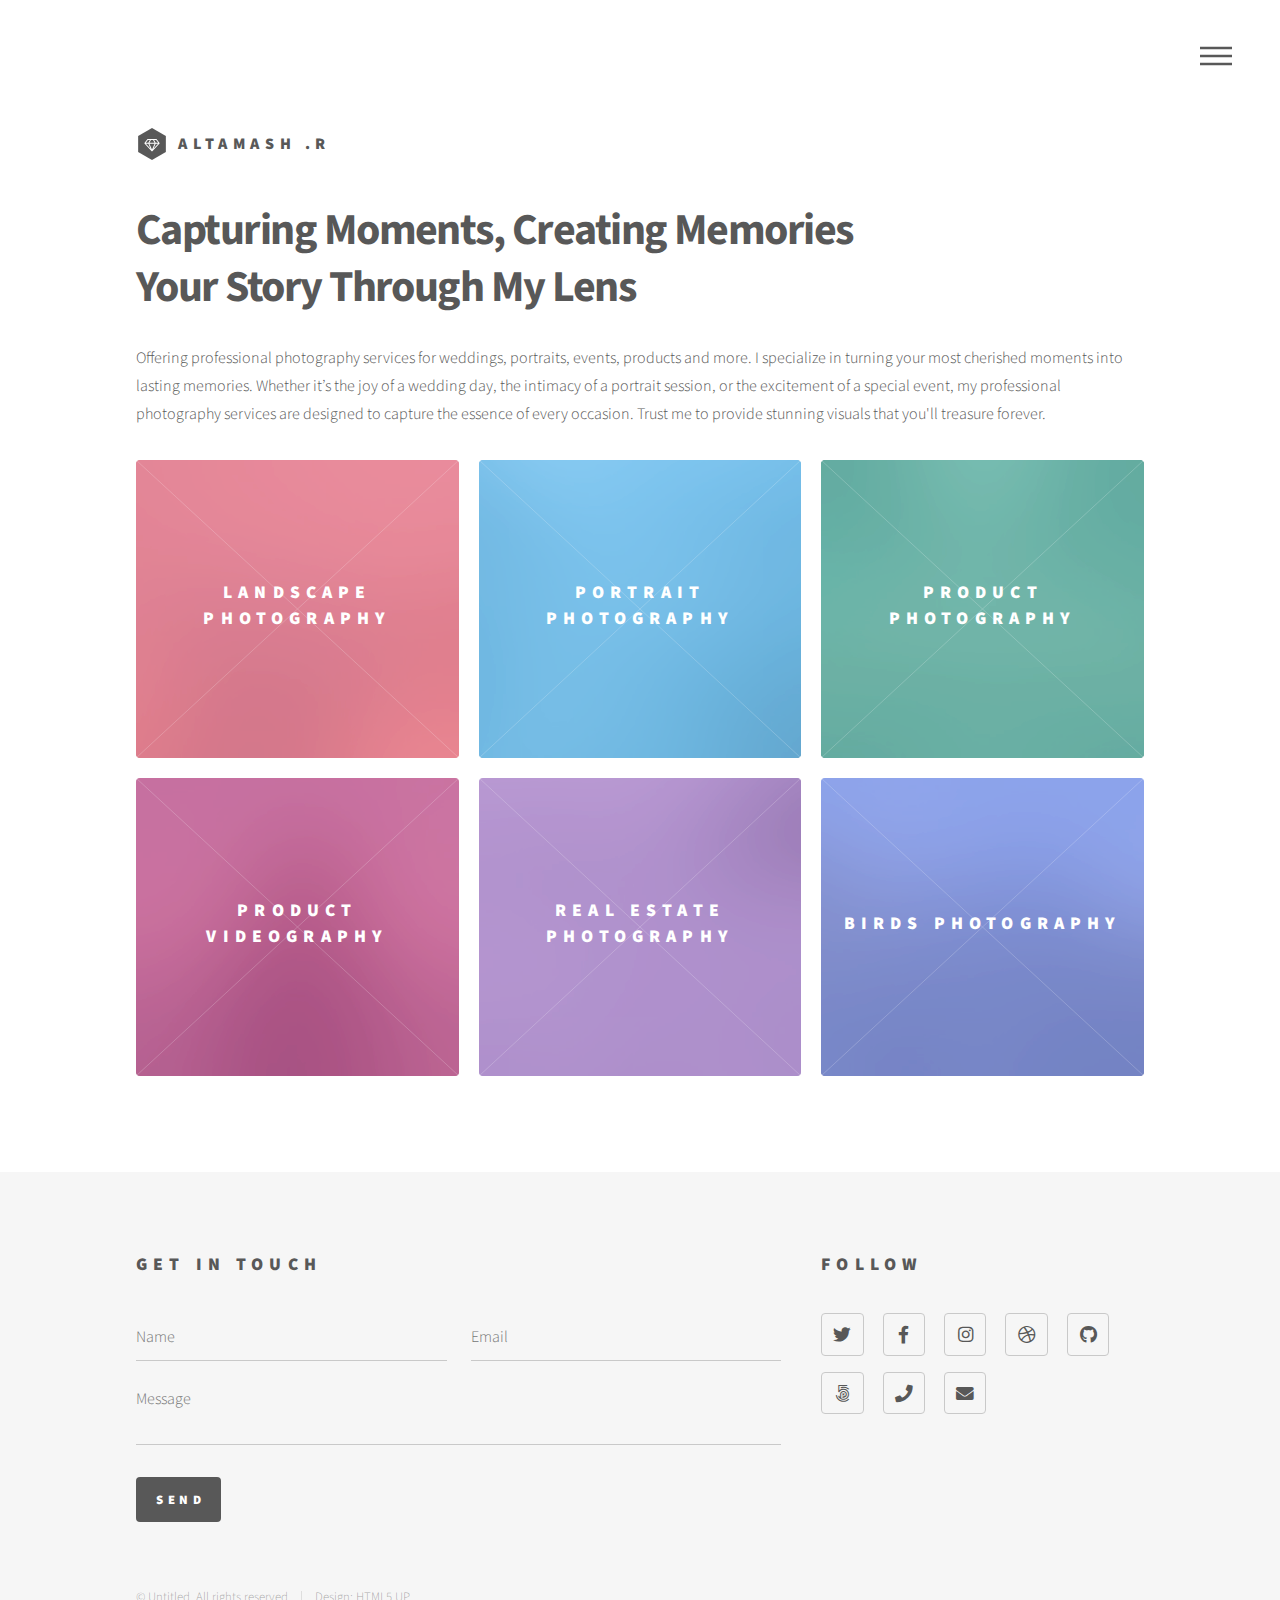
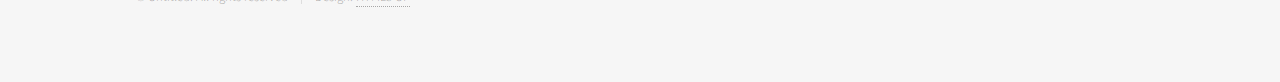
<file: index.html>
<!DOCTYPE HTML>
<!--
	Phantom by HTML5 UP
	html5up.net | @ajlkn
	Free for personal and commercial use under the CCA 3.0 license (html5up.net/license)
-->
<html>
	<head>
		<title>Phantom by HTML5 UP</title>
		<meta charset="utf-8" />
		<meta name="viewport" content="width=device-width, initial-scale=1, user-scalable=no" />
		<link rel="stylesheet" href="assets/css/main.css" />
		<noscript><link rel="stylesheet" href="assets/css/noscript.css" /></noscript>
	</head>
	<body class="is-preload">
		<!-- Wrapper -->
			<div id="wrapper">

				<!-- Header -->
					<header id="header">
						<div class="inner">

							<!-- Logo -->
								<a href="index.html" class="logo">
									<span class="symbol"><img src="images/logo.svg" alt="" /></span><span class="title">Altamash .R</span>
								</a>

							<!-- Nav -->
								<nav>
									<ul>
										<li><a href="#menu">Menu</a></li>
									</ul>
								</nav>

						</div>
					</header>

				<!-- Menu -->
					<nav id="menu">
						<h2>Menu</h2>
						<ul>
							<li><a href="index.html">Home</a></li>
							<li><a href="Gallery3/Landscape.html">Landscape Photography</a></li>
							<li><a href="Gallery3/Portrait.html">Portrait Photography</a></li>
							<li><a href="Gallery3/Product.html">Product Photography</a></li>
							<li><a href="Gallery3/ProductV.html">Product Videography</a></li>
							<li><a href="Gallery3/RealEstate.html">Real Estate	Photography</a></li>
							<li><a href="Gallery3/Birds.html">Birds Photography</a></li>
						</ul>
					</nav>

				<!-- Main -->
					<div id="main">
						<div class="inner">
							<header>
								<h1>Capturing Moments, Creating Memories <br />
									Your Story Through My Lens</h1>
								<p>Offering professional photography services for weddings, portraits, events, products and more. I specialize in turning your most cherished moments into lasting memories. Whether it’s the joy of a wedding day, the intimacy of a portrait session, or the excitement of a special event, my professional photography services are designed to capture the essence of every occasion. Trust me to provide stunning visuals that you'll treasure forever.</p>
							</header>
							<section class="tiles">
								<article class="style1">
									<span class="image">
										<img src="images/pic01.jpg" alt="" />
									</span>
									<a href="Gallery3/Landscape.html">
										<h2>Landscape Photography</h2>
										<div class="content">
											<p>Sed nisl arcu euismod sit amet nisi lorem etiam dolor veroeros et feugiat.</p>
										</div>
									</a>
								</article>
								<article class="style2">
									<span class="image">
										<img src="images/pic02.jpg" alt="" />
									</span>
									<a href="Gallery3/Portrait.html">
										<h2>Portrait Photography</h2>
										<div class="content">
											<p>Sed nisl arcu euismod sit amet nisi lorem etiam dolor veroeros et feugiat.</p>
										</div>
									</a>
								</article>
								<article class="style3">
									<span class="image">
										<img src="images/pic03.jpg" alt="" />
									</span>
									<a href="Gallery3/Product.html">
										<h2>Product Photography</h2>
										<div class="content">
											<p>Sed nisl arcu euismod sit amet nisi lorem etiam dolor veroeros et feugiat.</p>
										</div>
									</a>
								</article>
								<article class="style4">
									<span class="image">
										<img src="images/pic04.jpg" alt="" />
									</span>
									<a href="Gallery3/ProductV.html">
										<h2>Product Videography</h2>
										<div class="content">
											<p>Sed nisl arcu euismod sit amet nisi lorem etiam dolor veroeros et feugiat.</p>
										</div>
									</a>
								</article>
								<article class="style5">
									<span class="image">
										<img src="images/pic05.jpg" alt="" />
									</span>
									<a href="Gallery3/RealEstate.html">
										<h2>Real Estate Photography</h2>
										<div class="content">
											<p>Sed nisl arcu euismod sit amet nisi lorem etiam dolor veroeros et feugiat.</p>
										</div>
									</a>
								</article>
								<article class="style6">
									<span class="image">
										<img src="images/pic06.jpg" alt="" />
									</span>
									<a href="Gallery3/Birds.html">
										<h2>Birds Photography</h2>
										<div class="content">
											<p>Sed nisl arcu euismod sit amet nisi lorem etiam dolor veroeros et feugiat.</p>
										</div>
									</a>
								</article>
								
							</section>
						</div>
					</div>

				<!-- Footer -->
					<footer id="footer">
						<div class="inner">
							<section>
								<h2>Get in touch</h2>
								<form method="post" action="#">
									<div class="fields">
										<div class="field half">
											<input type="text" name="name" id="name" placeholder="Name" />
										</div>
										<div class="field half">
											<input type="email" name="email" id="email" placeholder="Email" />
										</div>
										<div class="field">
											<textarea name="message" id="message" placeholder="Message"></textarea>
										</div>
									</div>
									<ul class="actions">
										<li><input type="submit" value="Send" class="primary" /></li>
									</ul>
								</form>
							</section>
							<section>
								<h2>Follow</h2>
								<ul class="icons">
									<li><a href="#" class="icon brands style2 fa-twitter"><span class="label">Twitter</span></a></li>
									<li><a href="#" class="icon brands style2 fa-facebook-f"><span class="label">Facebook</span></a></li>
									<li><a href="#" class="icon brands style2 fa-instagram"><span class="label">Instagram</span></a></li>
									<li><a href="#" class="icon brands style2 fa-dribbble"><span class="label">Dribbble</span></a></li>
									<li><a href="#" class="icon brands style2 fa-github"><span class="label">GitHub</span></a></li>
									<li><a href="#" class="icon brands style2 fa-500px"><span class="label">500px</span></a></li>
									<li><a href="#" class="icon solid style2 fa-phone"><span class="label">Phone</span></a></li>
									<li><a href="#" class="icon solid style2 fa-envelope"><span class="label">Email</span></a></li>
								</ul>
							</section>
							<ul class="copyright">
								<li>&copy; Untitled. All rights reserved</li><li>Design: <a href="http://html5up.net">HTML5 UP</a></li>
							</ul>
						</div>
					</footer>

			</div>

		<!-- Scripts -->
			<script src="assets/js/jquery.min.js"></script>
			<script src="assets/js/browser.min.js"></script>
			<script src="assets/js/breakpoints.min.js"></script>
			<script src="assets/js/util.js"></script>
			<script src="assets/js/main.js"></script>

	</body>
</html>
</file>
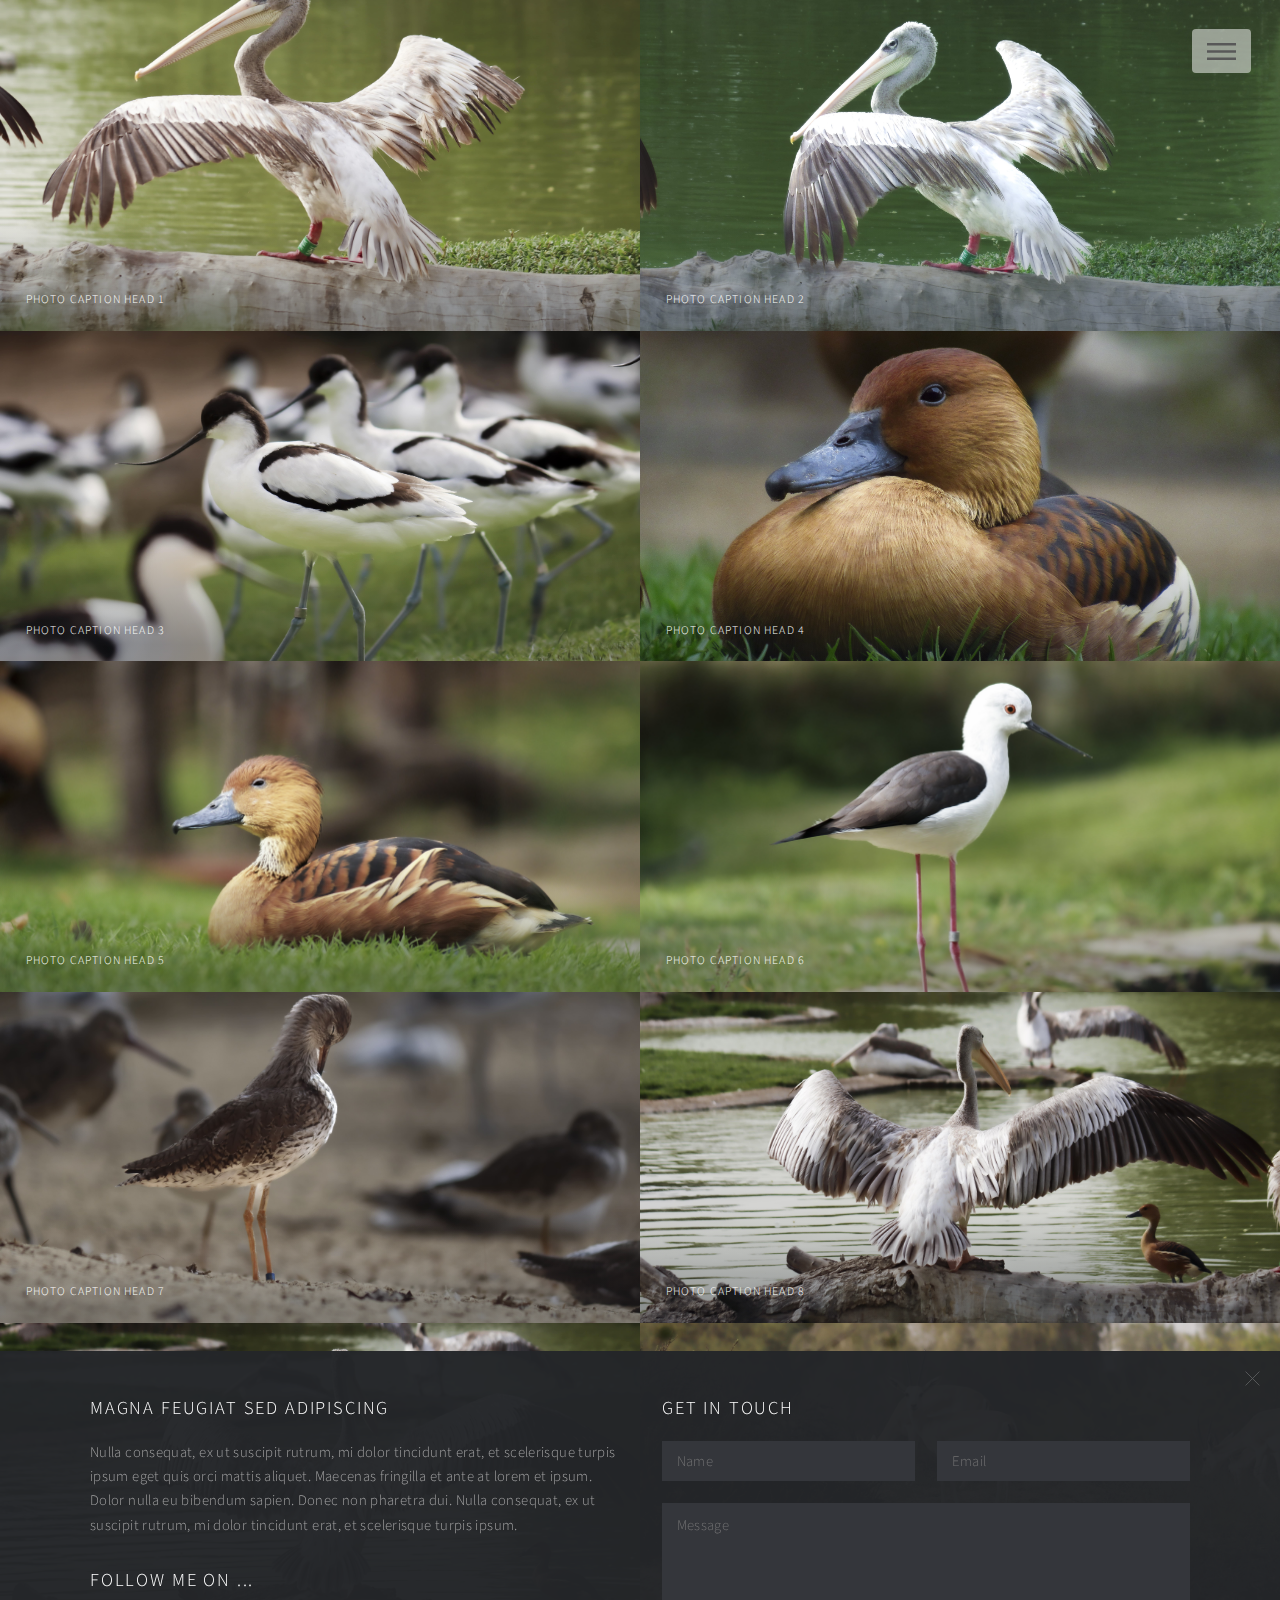
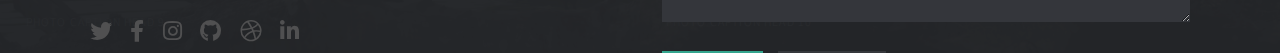
<file: Gallery3/Birds.html>
<!DOCTYPE HTML>
<!--
	Multiverse by HTML5 UP
	html5up.net | @ajlkn
	Free for personal and commercial use under the CCA 3.0 license (html5up.net/license)
-->
<html>
	<head>
		<title>Multiverse by HTML5 UP</title>
		<meta charset="utf-8" />
		<meta name="viewport" content="width=device-width, initial-scale=1, user-scalable=no" />
		<link rel="stylesheet" href="assets/css/main.css" />
		<noscript><link rel="stylesheet" href="assets/css/noscript.css" /></noscript>
	</head>
	<body class="is-preload">

		<!-- Wrapper -->
			<div id="wrapper">
				
				<!-- Header -->
					<header id="header">
						<nav>
							<ul>
								<li><a href="#menu">Menu</a></li>
							</ul>
						</nav>
					</header>
				<!-- Menu -->
				<nav id="menu">
					<h2>Menu</h2>
					<ul>
						<li><a href="../index.html">Home</a></li>
						<li><a href="Landscape.html">Landscape Photography</a></li>
						<li><a href="Portrait.html">Portrait Photography</a></li>
						<li><a href="Product.html">Product Photography</a></li>
						<li><a href="ProductV.html">Product Videography</a></li>
						<li><a href="RealEstate.html">Real Estate	Photography</a></li>
						<li><a href="Birds.html">BirdsPhotography</a></li>
					</ul>
				</nav>
				<!-- Main -->
					<div id="main">
						<article class="thumb">
							<a href="images/fulls/BirdsPhotography/b1.jpg" class="image"><img src="images/fulls/BirdsPhotography/b1.jpg" alt="" /></a>
							<h2>Photo Caption head 1</h2>
							<p>About the photo. etc etc</p>
						</article>
						<article class="thumb">
							<a href="images/fulls/BirdsPhotography/b2.jpg" class="image"><img src="images/fulls/BirdsPhotography/b2.jpg" alt="" /></a>
							<h2>Photo Caption head 2</h2>
							<p>About the photo. etc etc</p>
						</article>
						<article class="thumb">
							<a href="images/fulls/BirdsPhotography/b3.jpg" class="image"><img src="images/fulls/BirdsPhotography/b3.jpg" alt="" /></a>
							<h2>Photo Caption head 3</h2>
							<p>About the photo. etc etc</p>
						</article>
						<article class="thumb">
							<a href="images/fulls/BirdsPhotography/b4.jpg" class="image"><img src="images/fulls/BirdsPhotography/b4.jpg" alt="" /></a>
							<h2>Photo Caption head 4</h2>
							<p>About the photo. etc etc</p>
						</article>
						<article class="thumb">
							<a href="images/fulls/BirdsPhotography/b5.jpg" class="image"><img src="images/fulls/BirdsPhotography/b5.jpg" alt="" /></a>
							<h2>Photo Caption head 5</h2>
							<p>About the photo. etc etc</p>
						</article>
						<article class="thumb">
							<a href="images/fulls/BirdsPhotography/b6.jpg" class="image"><img src="images/fulls/BirdsPhotography/b6.jpg" alt="" /></a>
							<h2>Photo Caption head 6</h2>
							<p>About the photo. etc etc</p>
						</article>
						<article class="thumb">
							<a href="images/fulls/BirdsPhotography/b7.jpg" class="image"><img src="images/fulls/BirdsPhotography/b7.jpg" alt="" /></a>
							<h2>Photo Caption head 7</h2>
							<p>About the photo. etc etc</p>
						</article>
						<article class="thumb">
							<a href="images/fulls/BirdsPhotography/b8.jpg" class="image"><img src="images/fulls/BirdsPhotography/b8.jpg" alt="" /></a>
							<h2>Photo Caption head 8</h2>
							<p>About the photo. etc etc</p>
						</article>
						<article class="thumb">
							<a href="images/fulls/BirdsPhotography/b9.jpg" class="image"><img src="images/fulls/BirdsPhotography/b9.jpg" alt="" /></a>
							<h2>Photo Caption head 9</h2>
							<p>About the photo. etc etc</p>
						</article>
						<article class="thumb">
							<a href="images/fulls/BirdsPhotography/b10.jpg" class="image"><img src="images/fulls/BirdsPhotography/b10.jpg" alt="" /></a>
							<h2>Photo Caption head 10</h2>
							<p>About the photo. etc etc</p>
						</article>
						
						
					</div>

				<!-- Footer -->
					<footer id="footer" class="panel">
						<div class="inner split">
							<div>
								<section>
									<h2>Magna feugiat sed adipiscing</h2>
									<p>Nulla consequat, ex ut suscipit rutrum, mi dolor tincidunt erat, et scelerisque turpis ipsum eget quis orci mattis aliquet. Maecenas fringilla et ante at lorem et ipsum. Dolor nulla eu bibendum sapien. Donec non pharetra dui. Nulla consequat, ex ut suscipit rutrum, mi dolor tincidunt erat, et scelerisque turpis ipsum.</p>
								</section>
								<section>
									<h2>Follow me on ...</h2>
									<ul class="icons">
										<li><a href="#" class="icon brands fa-twitter"><span class="label">Twitter</span></a></li>
										<li><a href="#" class="icon brands fa-facebook-f"><span class="label">Facebook</span></a></li>
										<li><a href="#" class="icon brands fa-instagram"><span class="label">Instagram</span></a></li>
										<li><a href="#" class="icon brands fa-github"><span class="label">GitHub</span></a></li>
										<li><a href="#" class="icon brands fa-dribbble"><span class="label">Dribbble</span></a></li>
										<li><a href="#" class="icon brands fa-linkedin-in"><span class="label">LinkedIn</span></a></li>
									</ul>
								</section>
								<p class="copyright">
									&copy; Unttled. Design: <a href="http://html5up.net">HTML5 UP</a>.
								</p>
							</div>
							<div>
								<section>
									<h2>Get in touch</h2>
									<form method="post" action="#">
										<div class="fields">
											<div class="field half">
												<input type="text" name="name" id="name" placeholder="Name" />
											</div>
											<div class="field half">
												<input type="text" name="email" id="email" placeholder="Email" />
											</div>
											<div class="field">
												<textarea name="message" id="message" rows="4" placeholder="Message"></textarea>
											</div>
										</div>
										<ul class="actions">
											<li><input type="submit" value="Send" class="primary" /></li>
											<li><input type="reset" value="Reset" /></li>
										</ul>
									</form>
								</section>
							</div>
						</div>
					</footer>

			</div>

		<!-- Scripts -->
			<script src="assets/js/jquery.min.js"></script>
			<script src="assets/js/jquery.poptrox.min.js"></script>
			<script src="assets/js/browser.min.js"></script>
			<script src="assets/js/breakpoints.min.js"></script>
			<script src="assets/js/util.js"></script>
			<script src="assets/js/main.js"></script>

	</body>
</html>
</file>
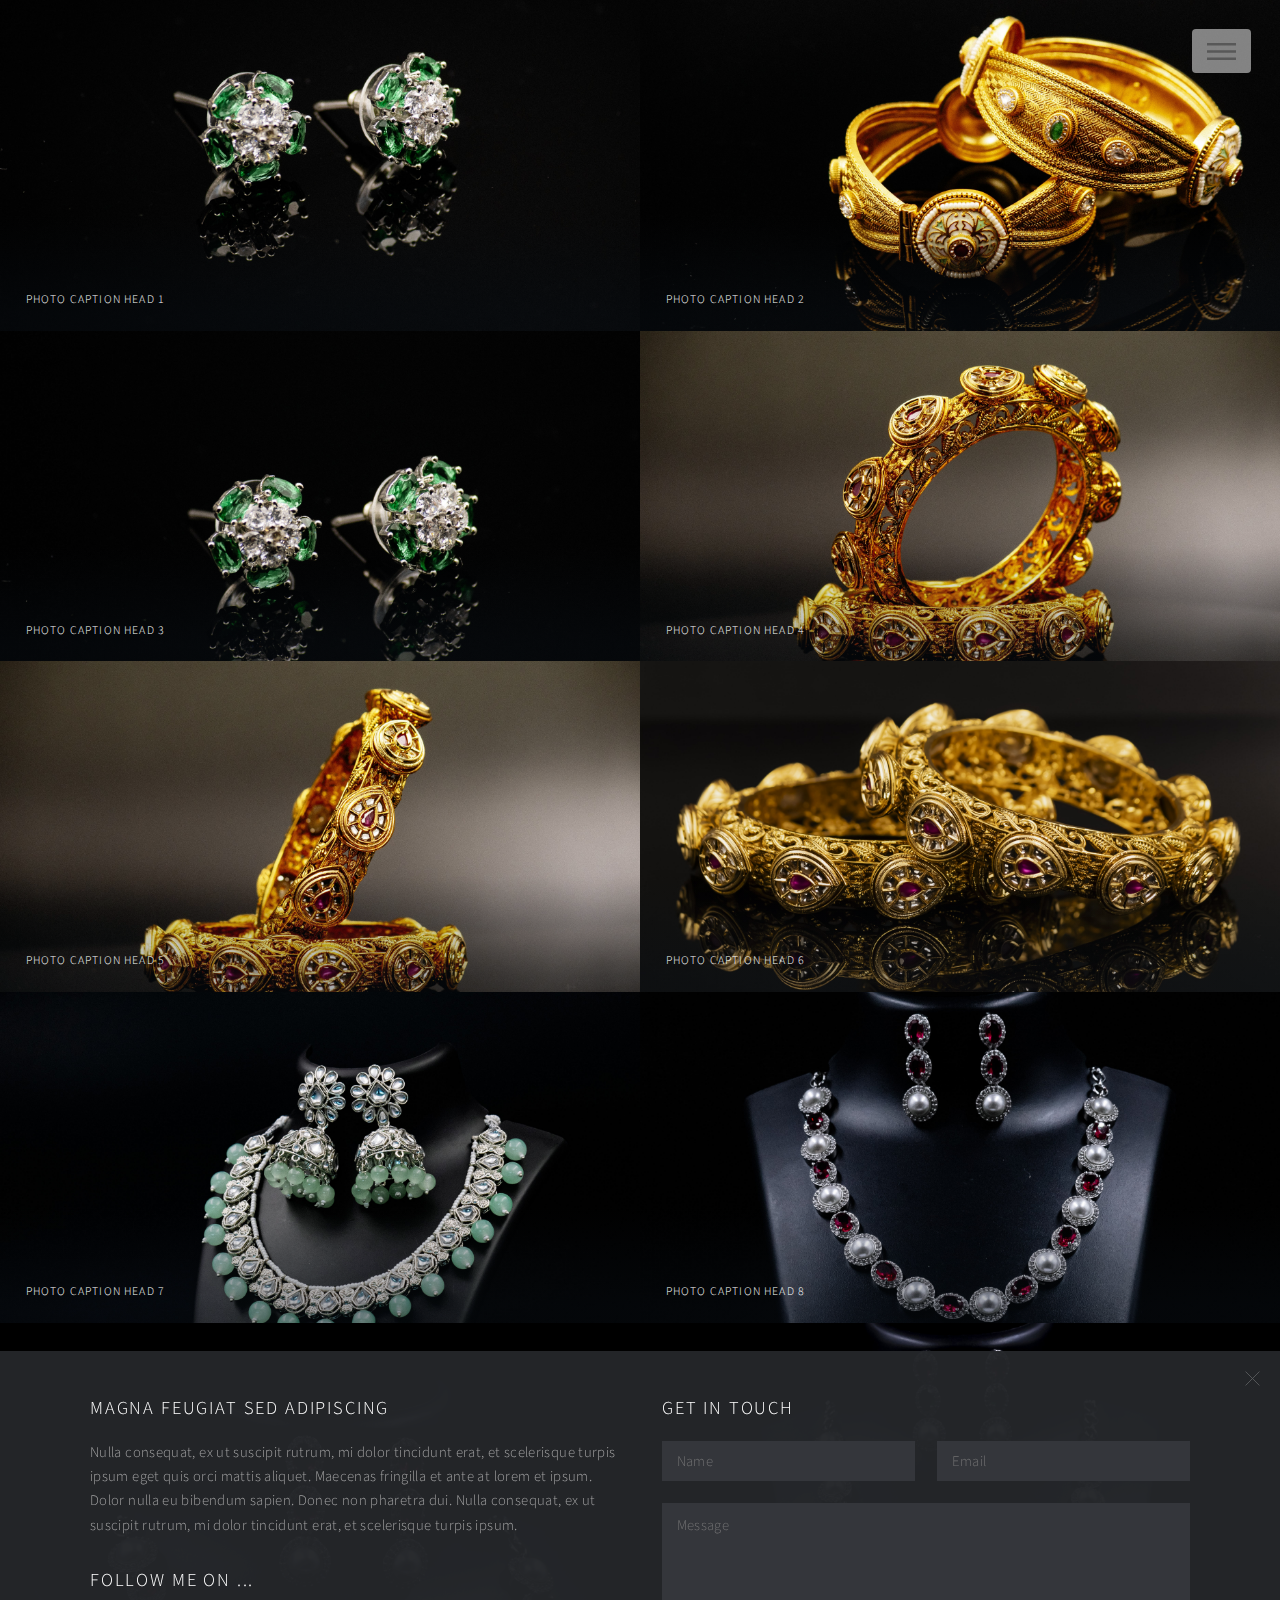
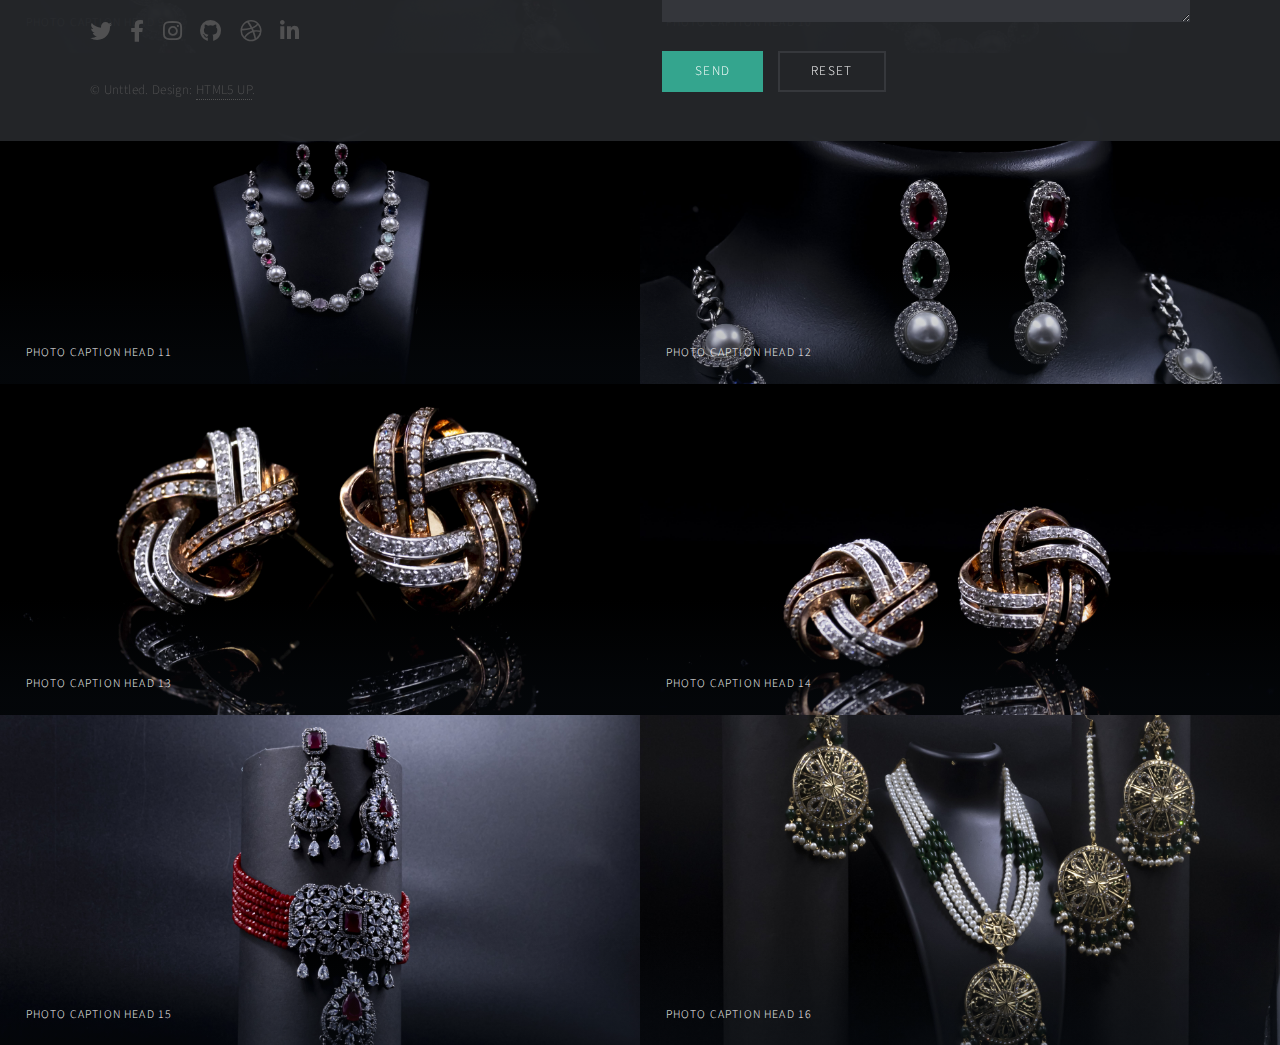
<file: Gallery3/Product.html>
<!DOCTYPE HTML>
<!--
	Multiverse by HTML5 UP
	html5up.net | @ajlkn
	Free for personal and commercial use under the CCA 3.0 license (html5up.net/license)
-->
<html>
	<head>
		<title>Multiverse by HTML5 UP</title>
		<meta charset="utf-8" />
		<meta name="viewport" content="width=device-width, initial-scale=1, user-scalable=no" />
		<link rel="stylesheet" href="assets/css/main.css" />
		<noscript><link rel="stylesheet" href="assets/css/noscript.css" /></noscript>
	</head>
	<body class="is-preload">

		<!-- Wrapper -->
			<div id="wrapper">
				
				<!-- Header -->
					<header id="header">
						<nav>
							<ul>
								<li><a href="#menu">Menu</a></li>
							</ul>
						</nav>
					</header>
				<!-- Menu -->
				<nav id="menu">
					<h2>Menu</h2>
					<ul>
						<li><a href="../index.html">Home</a></li>
						<li><a href="Landscape.html">Landscape Photography</a></li>
						<li><a href="Portrait.html">Portrait Photography</a></li>
						<li><a href="Product.html">Product Photography</a></li>
						<li><a href="ProductV.html">Product Videography</a></li>
						<li><a href="RealEstate.html">Real Estate	Photography</a></li>
						<li><a href="Birds.html">Birds Photography</a></li>
					</ul>
				</nav>
				<!-- Main -->
					<div id="main">
						<article class="thumb">
							<a href="images/fulls/ProductImagesPhotography/pp1.jpg" class="image"><img src="images/fulls/ProductImagesPhotography/pp1.jpg" alt="" /></a>
							<h2>Photo Caption head 1</h2>
							<p>About the photo. etc etc</p>
						</article>
						<article class="thumb">
							<a href="images/fulls/ProductImagesPhotography/pp2.jpg" class="image"><img src="images/fulls/ProductImagesPhotography/pp2.jpg" alt="" /></a>
							<h2>Photo Caption head 2</h2>
							<p>About the photo. etc etc</p>
						</article>
						<article class="thumb">
							<a href="images/fulls/ProductImagesPhotography/pp3.jpg" class="image"><img src="images/fulls/ProductImagesPhotography/pp3.jpg" alt="" /></a>
							<h2>Photo Caption head 3</h2>
							<p>About the photo. etc etc</p>
						</article>
						<article class="thumb">
							<a href="images/fulls/ProductImagesPhotography/pp4.jpg" class="image"><img src="images/fulls/ProductImagesPhotography/pp4.jpg" alt="" /></a>
							<h2>Photo Caption head 4</h2>
							<p>About the photo. etc etc</p>
						</article>
						<article class="thumb">
							<a href="images/fulls/ProductImagesPhotography/pp5.jpg" class="image"><img src="images/fulls/ProductImagesPhotography/pp5.jpg" alt="" /></a>
							<h2>Photo Caption head 5</h2>
							<p>About the photo. etc etc</p>
						</article>
						<article class="thumb">
							<a href="images/fulls/ProductImagesPhotography/pp6.jpg" class="image"><img src="images/fulls/ProductImagesPhotography/pp6.jpg" alt="" /></a>
							<h2>Photo Caption head 6</h2>
							<p>About the photo. etc etc</p>
						</article>
						<article class="thumb">
							<a href="images/fulls/ProductImagesPhotography/pp7.jpg" class="image"><img src="images/fulls/ProductImagesPhotography/pp7.jpg" alt="" /></a>
							<h2>Photo Caption head 7</h2>
							<p>About the photo. etc etc</p>
						</article>
						<article class="thumb">
							<a href="images/fulls/ProductImagesPhotography/pp8.jpg" class="image"><img src="images/fulls/ProductImagesPhotography/pp8.jpg" alt="" /></a>
							<h2>Photo Caption head 8</h2>
							<p>About the photo. etc etc</p>
						</article>
						<article class="thumb">
							<a href="images/fulls/ProductImagesPhotography/pp9.jpg" class="image"><img src="images/fulls/ProductImagesPhotography/pp9.jpg" alt="" /></a>
							<h2>Photo Caption head 9</h2>
							<p>About the photo. etc etc</p>
						</article>
						<article class="thumb">
							<a href="images/fulls/ProductImagesPhotography/pp10.jpg" class="image"><img src="images/fulls/ProductImagesPhotography/pp10.jpg" alt="" /></a>
							<h2>Photo Caption head 10</h2>
							<p>About the photo. etc etc</p>
						</article>
						<article class="thumb">
							<a href="images/fulls/ProductImagesPhotography/pp11.jpg" class="image"><img src="images/fulls/ProductImagesPhotography/pp11.jpg" alt="" /></a>
							<h2>Photo Caption head 11</h2>
							<p>About the photo. etc etc</p>
						</article>
						<article class="thumb">
							<a href="images/fulls/ProductImagesPhotography/pp12.jpg" class="image"><img src="images/fulls/ProductImagesPhotography/pp12.jpg" alt="" /></a>
							<h2>Photo Caption head 12</h2>
							<p>About the photo. etc etc</p>
						</article>
						<article class="thumb">
							<a href="images/fulls/ProductImagesPhotography/pp13.jpg" class="image"><img src="images/fulls/ProductImagesPhotography/pp13.jpg" alt="" /></a>
							<h2>Photo Caption head 13</h2>
							<p>About the photo. etc etc</p>
						</article>
						<article class="thumb">
							<a href="images/fulls/ProductImagesPhotography/pp14.jpg" class="image"><img src="images/fulls/ProductImagesPhotography/pp14.jpg" alt="" /></a>
							<h2>Photo Caption head 14</h2>
							<p>About the photo. etc etc</p>
						</article>
						<article class="thumb">
							<a href="images/fulls/ProductImagesPhotography/pp15.jpg" class="image"><img src="images/fulls/ProductImagesPhotography/pp15.jpg" alt="" /></a>
							<h2>Photo Caption head 15</h2>
							<p>About the photo. etc etc</p>
						</article>
						<article class="thumb">
							<a href="images/fulls/ProductImagesPhotography/pp16.jpg" class="image"><img src="images/fulls/ProductImagesPhotography/pp16.jpg" alt="" /></a>
							<h2>Photo Caption head 16</h2>
							<p>About the photo. etc etc</p>
						</article>
						
						
					</div>

				<!-- Footer -->
					<footer id="footer" class="panel">
						<div class="inner split">
							<div>
								<section>
									<h2>Magna feugiat sed adipiscing</h2>
									<p>Nulla consequat, ex ut suscipit rutrum, mi dolor tincidunt erat, et scelerisque turpis ipsum eget quis orci mattis aliquet. Maecenas fringilla et ante at lorem et ipsum. Dolor nulla eu bibendum sapien. Donec non pharetra dui. Nulla consequat, ex ut suscipit rutrum, mi dolor tincidunt erat, et scelerisque turpis ipsum.</p>
								</section>
								<section>
									<h2>Follow me on ...</h2>
									<ul class="icons">
										<li><a href="#" class="icon brands fa-twitter"><span class="label">Twitter</span></a></li>
										<li><a href="#" class="icon brands fa-facebook-f"><span class="label">Facebook</span></a></li>
										<li><a href="#" class="icon brands fa-instagram"><span class="label">Instagram</span></a></li>
										<li><a href="#" class="icon brands fa-github"><span class="label">GitHub</span></a></li>
										<li><a href="#" class="icon brands fa-dribbble"><span class="label">Dribbble</span></a></li>
										<li><a href="#" class="icon brands fa-linkedin-in"><span class="label">LinkedIn</span></a></li>
									</ul>
								</section>
								<p class="copyright">
									&copy; Unttled. Design: <a href="http://html5up.net">HTML5 UP</a>.
								</p>
							</div>
							<div>
								<section>
									<h2>Get in touch</h2>
									<form method="post" action="#">
										<div class="fields">
											<div class="field half">
												<input type="text" name="name" id="name" placeholder="Name" />
											</div>
											<div class="field half">
												<input type="text" name="email" id="email" placeholder="Email" />
											</div>
											<div class="field">
												<textarea name="message" id="message" rows="4" placeholder="Message"></textarea>
											</div>
										</div>
										<ul class="actions">
											<li><input type="submit" value="Send" class="primary" /></li>
											<li><input type="reset" value="Reset" /></li>
										</ul>
									</form>
								</section>
							</div>
						</div>
					</footer>

			</div>

		<!-- Scripts -->
			<script src="assets/js/jquery.min.js"></script>
			<script src="assets/js/jquery.poptrox.min.js"></script>
			<script src="assets/js/browser.min.js"></script>
			<script src="assets/js/breakpoints.min.js"></script>
			<script src="assets/js/util.js"></script>
			<script src="assets/js/main.js"></script>

	</body>
</html>
</file>
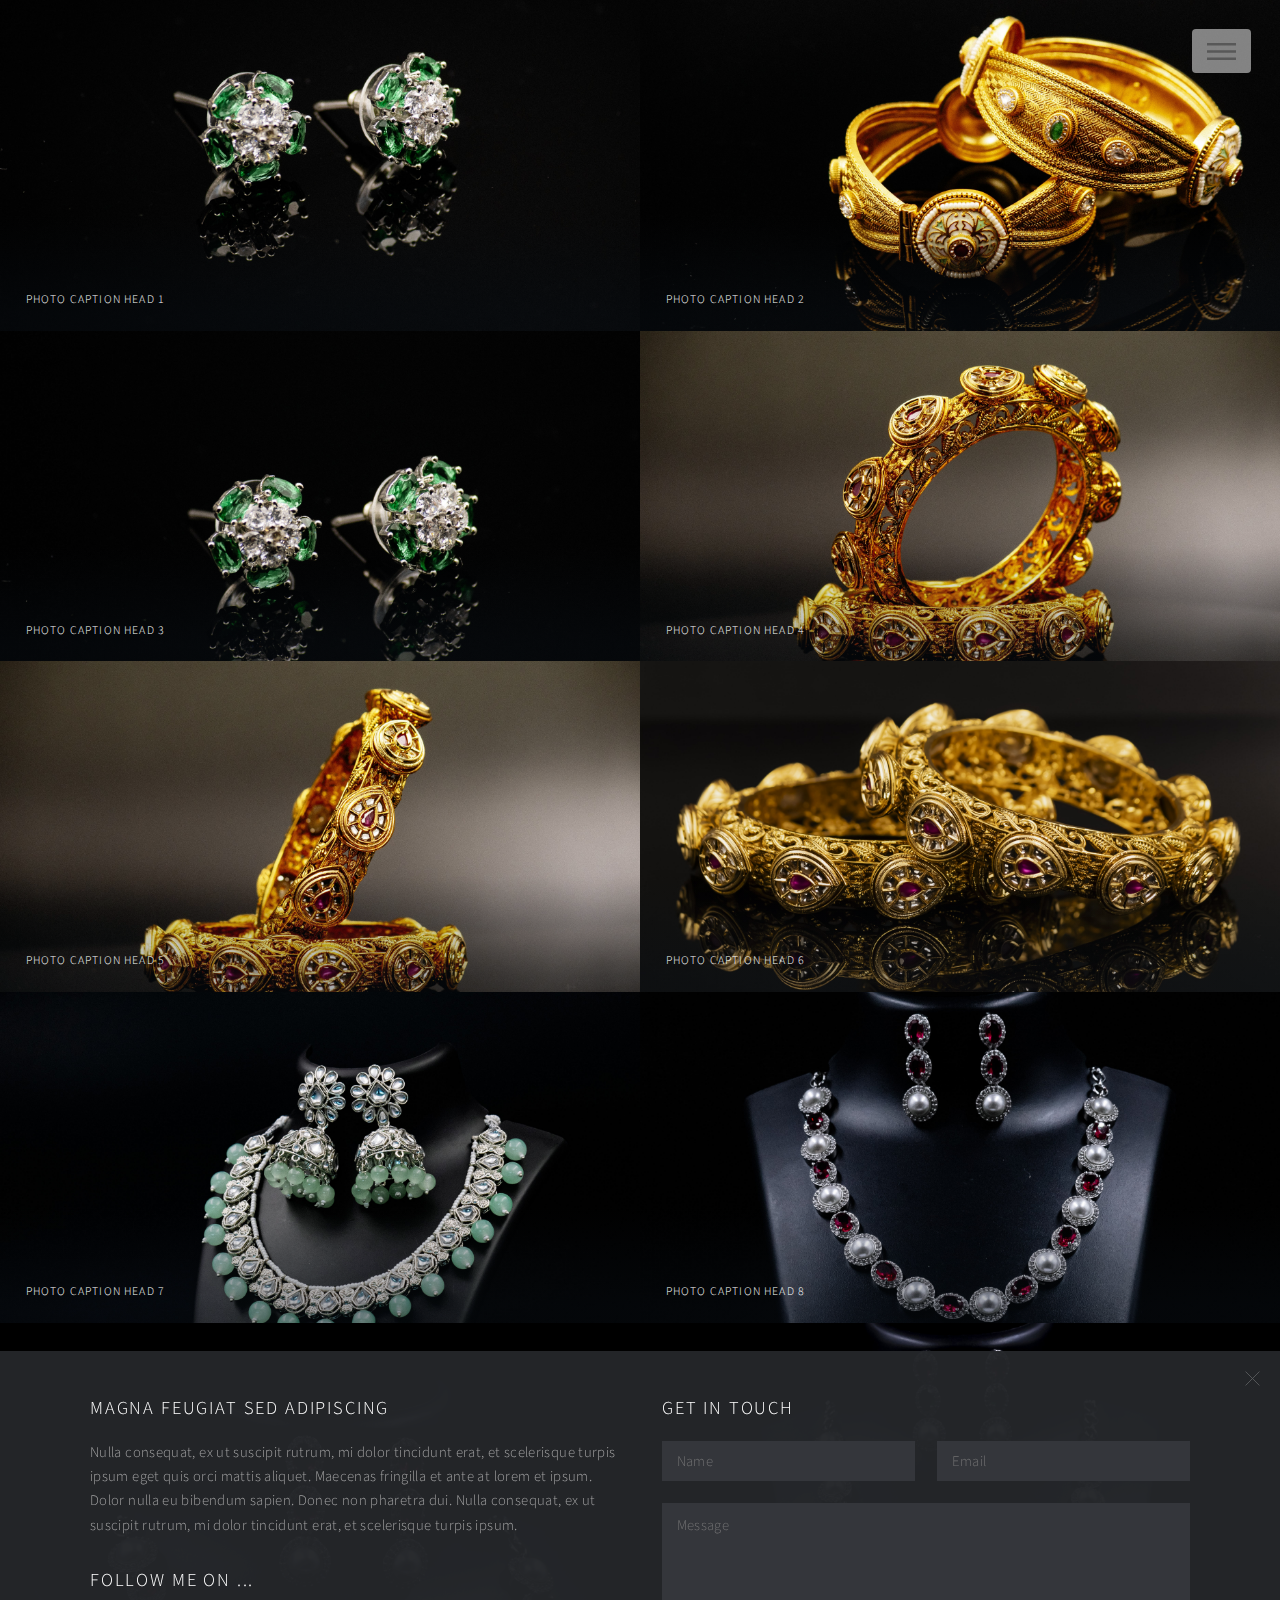
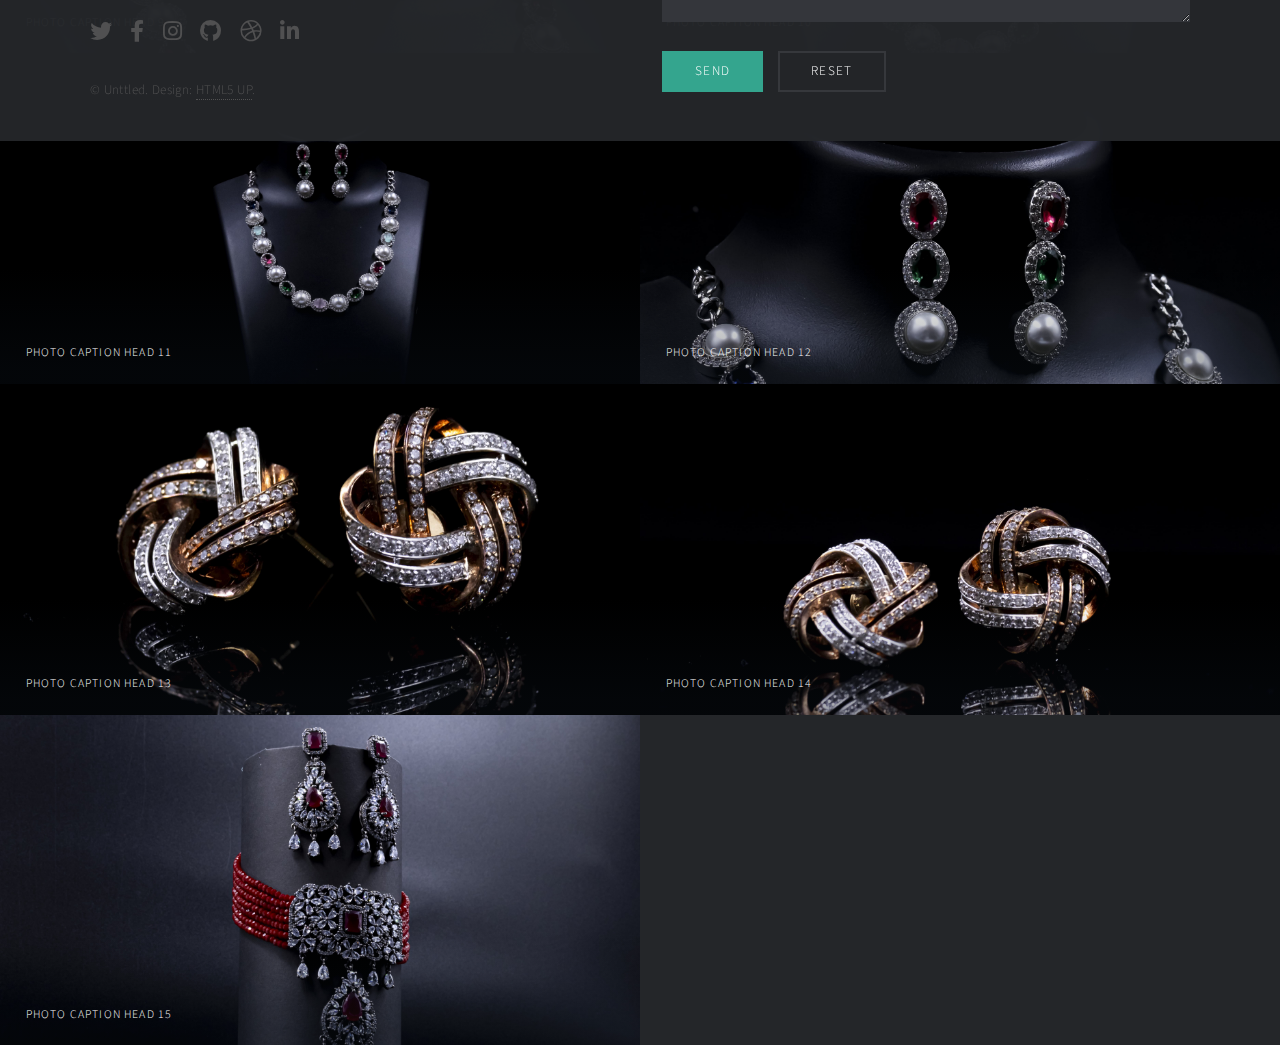
<file: Gallery3/RealEstate.html>
<!DOCTYPE HTML>
<!--
	Multiverse by HTML5 UP
	html5up.net | @ajlkn
	Free for personal and commercial use under the CCA 3.0 license (html5up.net/license)
-->
<html>
	<head>
		<title>Multiverse by HTML5 UP</title>
		<meta charset="utf-8" />
		<meta name="viewport" content="width=device-width, initial-scale=1, user-scalable=no" />
		<link rel="stylesheet" href="assets/css/main.css" />
		<noscript><link rel="stylesheet" href="assets/css/noscript.css" /></noscript>
	</head>
	<body class="is-preload">

		<!-- Wrapper -->
			<div id="wrapper">
				
				<!-- Header -->
					<header id="header">
						<nav>
							<ul>
								<li><a href="#menu">Menu</a></li>
							</ul>
						</nav>
					</header>
				<!-- Menu -->
				<nav id="menu">
					<h2>Menu</h2>
					<ul>
						<li><a href="../index.html">Home</a></li>
						<li><a href="Landscape.html">Landscape Photography</a></li>
						<li><a href="Portrait.html">Portrait Photography</a></li>
						<li><a href="Product.html">Product Photography</a></li>
						<li><a href="ProductV.html">Product Videography</a></li>
						<li><a href="RealEstate.html">Real Estate	Photography</a></li>
						<li><a href="Birds.html">Birds Photography</a></li>
					</ul>
				</nav>
				<!-- Main -->
					<div id="main">
						<article class="thumb">
							<a href="images/fulls/ProductImagesPhotography/pp1.jpg" class="image"><img src="images/fulls/ProductImagesPhotography/pp1.jpg" alt="" /></a>
							<h2>Photo Caption head 1</h2>
							<p>About the photo. etc etc</p>
						</article>
						<article class="thumb">
							<a href="images/fulls/ProductImagesPhotography/pp2.jpg" class="image"><img src="images/fulls/ProductImagesPhotography/pp2.jpg" alt="" /></a>
							<h2>Photo Caption head 2</h2>
							<p>About the photo. etc etc</p>
						</article>
						<article class="thumb">
							<a href="images/fulls/ProductImagesPhotography/pp3.jpg" class="image"><img src="images/fulls/ProductImagesPhotography/pp3.jpg" alt="" /></a>
							<h2>Photo Caption head 3</h2>
							<p>About the photo. etc etc</p>
						</article>
						<article class="thumb">
							<a href="images/fulls/ProductImagesPhotography/pp4.jpg" class="image"><img src="images/fulls/ProductImagesPhotography/pp4.jpg" alt="" /></a>
							<h2>Photo Caption head 4</h2>
							<p>About the photo. etc etc</p>
						</article>
						<article class="thumb">
							<a href="images/fulls/ProductImagesPhotography/pp5.jpg" class="image"><img src="images/fulls/ProductImagesPhotography/pp5.jpg" alt="" /></a>
							<h2>Photo Caption head 5</h2>
							<p>About the photo. etc etc</p>
						</article>
						<article class="thumb">
							<a href="images/fulls/ProductImagesPhotography/pp6.jpg" class="image"><img src="images/fulls/ProductImagesPhotography/pp6.jpg" alt="" /></a>
							<h2>Photo Caption head 6</h2>
							<p>About the photo. etc etc</p>
						</article>
						<article class="thumb">
							<a href="images/fulls/ProductImagesPhotography/pp7.jpg" class="image"><img src="images/fulls/ProductImagesPhotography/pp7.jpg" alt="" /></a>
							<h2>Photo Caption head 7</h2>
							<p>About the photo. etc etc</p>
						</article>
						<article class="thumb">
							<a href="images/fulls/ProductImagesPhotography/pp8.jpg" class="image"><img src="images/fulls/ProductImagesPhotography/pp8.jpg" alt="" /></a>
							<h2>Photo Caption head 8</h2>
							<p>About the photo. etc etc</p>
						</article>
						<article class="thumb">
							<a href="images/fulls/ProductImagesPhotography/pp9.jpg" class="image"><img src="images/fulls/ProductImagesPhotography/pp9.jpg" alt="" /></a>
							<h2>Photo Caption head 9</h2>
							<p>About the photo. etc etc</p>
						</article>
						<article class="thumb">
							<a href="images/fulls/ProductImagesPhotography/pp10.jpg" class="image"><img src="images/fulls/ProductImagesPhotography/pp10.jpg" alt="" /></a>
							<h2>Photo Caption head 10</h2>
							<p>About the photo. etc etc</p>
						</article>
						<article class="thumb">
							<a href="images/fulls/ProductImagesPhotography/pp11.jpg" class="image"><img src="images/fulls/ProductImagesPhotography/pp11.jpg" alt="" /></a>
							<h2>Photo Caption head 11</h2>
							<p>About the photo. etc etc</p>
						</article>
						<article class="thumb">
							<a href="images/fulls/ProductImagesPhotography/pp12.jpg" class="image"><img src="images/fulls/ProductImagesPhotography/pp12.jpg" alt="" /></a>
							<h2>Photo Caption head 12</h2>
							<p>About the photo. etc etc</p>
						</article>
						<article class="thumb">
							<a href="images/fulls/ProductImagesPhotography/pp13.jpg" class="image"><img src="images/fulls/ProductImagesPhotography/pp13.jpg" alt="" /></a>
							<h2>Photo Caption head 13</h2>
							<p>About the photo. etc etc</p>
						</article>
						<article class="thumb">
							<a href="images/fulls/ProductImagesPhotography/pp14.jpg" class="image"><img src="images/fulls/ProductImagesPhotography/pp14.jpg" alt="" /></a>
							<h2>Photo Caption head 14</h2>
							<p>About the photo. etc etc</p>
						</article>
						<article class="thumb">
							<a href="images/fulls/ProductImagesPhotography/pp15.jpg" class="image"><img src="images/fulls/ProductImagesPhotography/pp15.jpg" alt="" /></a>
							<h2>Photo Caption head 15</h2>
							<p>About the photo. etc etc</p>
						</article>
						
						
					
						
					</div>

				<!-- Footer -->
					<footer id="footer" class="panel">
						<div class="inner split">
							<div>
								<section>
									<h2>Magna feugiat sed adipiscing</h2>
									<p>Nulla consequat, ex ut suscipit rutrum, mi dolor tincidunt erat, et scelerisque turpis ipsum eget quis orci mattis aliquet. Maecenas fringilla et ante at lorem et ipsum. Dolor nulla eu bibendum sapien. Donec non pharetra dui. Nulla consequat, ex ut suscipit rutrum, mi dolor tincidunt erat, et scelerisque turpis ipsum.</p>
								</section>
								<section>
									<h2>Follow me on ...</h2>
									<ul class="icons">
										<li><a href="#" class="icon brands fa-twitter"><span class="label">Twitter</span></a></li>
										<li><a href="#" class="icon brands fa-facebook-f"><span class="label">Facebook</span></a></li>
										<li><a href="#" class="icon brands fa-instagram"><span class="label">Instagram</span></a></li>
										<li><a href="#" class="icon brands fa-github"><span class="label">GitHub</span></a></li>
										<li><a href="#" class="icon brands fa-dribbble"><span class="label">Dribbble</span></a></li>
										<li><a href="#" class="icon brands fa-linkedin-in"><span class="label">LinkedIn</span></a></li>
									</ul>
								</section>
								<p class="copyright">
									&copy; Unttled. Design: <a href="http://html5up.net">HTML5 UP</a>.
								</p>
							</div>
							<div>
								<section>
									<h2>Get in touch</h2>
									<form method="post" action="#">
										<div class="fields">
											<div class="field half">
												<input type="text" name="name" id="name" placeholder="Name" />
											</div>
											<div class="field half">
												<input type="text" name="email" id="email" placeholder="Email" />
											</div>
											<div class="field">
												<textarea name="message" id="message" rows="4" placeholder="Message"></textarea>
											</div>
										</div>
										<ul class="actions">
											<li><input type="submit" value="Send" class="primary" /></li>
											<li><input type="reset" value="Reset" /></li>
										</ul>
									</form>
								</section>
							</div>
						</div>
					</footer>

			</div>

		<!-- Scripts -->
			<script src="assets/js/jquery.min.js"></script>
			<script src="assets/js/jquery.poptrox.min.js"></script>
			<script src="assets/js/browser.min.js"></script>
			<script src="assets/js/breakpoints.min.js"></script>
			<script src="assets/js/util.js"></script>
			<script src="assets/js/main.js"></script>

	</body>
</html>
</file>
<file: assets/css/noscript.css>
/*
	Phantom by HTML5 UP
	html5up.net | @ajlkn
	Free for personal and commercial use under the CCA 3.0 license (html5up.net/license)
*/

/* Tiles */

	body.is-preload .tiles article {
		-moz-transform: none;
		-webkit-transform: none;
		-ms-transform: none;
		transform: none;
		opacity: 1;
	}
</file>
<file: Gallery3/assets/css/noscript.css>
/*
	Multiverse by HTML5 UP
	html5up.net | @ajlkn
	Free for personal and commercial use under the CCA 3.0 license (html5up.net/license)
*/

/* Wrapper */

	body.is-preload #wrapper:before {
		display: none;
	}

/* Main */

	body.is-preload #main .thumb {
		pointer-events: auto;
		opacity: 1;
	}

/* Header */

	body.is-preload #header {
		-moz-transform: none;
		-webkit-transform: none;
		-ms-transform: none;
		transform: none;
	}
</file>
<file: assets/css/main.css>
@import url(fontawesome-all.min.css);
@import url("https://fonts.googleapis.com/css?family=Source+Sans+Pro:300,700,900");

/*
	Phantom by HTML5 UP
	html5up.net | @ajlkn
	Free for personal and commercial use under the CCA 3.0 license (html5up.net/license)
*/

html, body, div, span, applet, object,
iframe, h1, h2, h3, h4, h5, h6, p, blockquote,
pre, a, abbr, acronym, address, big, cite,
code, del, dfn, em, img, ins, kbd, q, s, samp,
small, strike, strong, sub, sup, tt, var, b,
u, i, center, dl, dt, dd, ol, ul, li, fieldset,
form, label, legend, table, caption, tbody,
tfoot, thead, tr, th, td, article, aside,
canvas, details, embed, figure, figcaption,
footer, header, hgroup, menu, nav, output, ruby,
section, summary, time, mark, audio, video {
	margin: 0;
	padding: 0;
	border: 0;
	font-size: 100%;
	font: inherit;
	vertical-align: baseline;}

article, aside, details, figcaption, figure,
footer, header, hgroup, menu, nav, section {
	display: block;}

body {
	line-height: 1;
}

ol, ul {
	list-style: none;
}

blockquote, q {
	quotes: none;
}

	blockquote:before, blockquote:after, q:before, q:after {
		content: '';
		content: none;
	}

table {
	border-collapse: collapse;
	border-spacing: 0;
}

body {
	-webkit-text-size-adjust: none;
}

mark {
	background-color: transparent;
	color: inherit;
}

input::-moz-focus-inner {
	border: 0;
	padding: 0;
}

input, select, textarea {
	-moz-appearance: none;
	-webkit-appearance: none;
	-ms-appearance: none;
	appearance: none;
}

/* Basic */

	@-ms-viewport {
		width: device-width;
	}

	body {
		-ms-overflow-style: scrollbar;
	}

	@media screen and (max-width: 480px) {

		html, body {
			min-width: 320px;
		}

	}

	html {
		box-sizing: border-box;
	}

	*, *:before, *:after {
		box-sizing: inherit;
	}

	body {
		background: #ffffff;
	}

		body.is-preload *, body.is-preload *:before, body.is-preload *:after {
			-moz-animation: none !important;
			-webkit-animation: none !important;
			-ms-animation: none !important;
			animation: none !important;
			-moz-transition: none !important;
			-webkit-transition: none !important;
			-ms-transition: none !important;
			transition: none !important;
		}

/* Type */

	body, input, select, textarea {
		color: #585858;
		font-family: "Source Sans Pro", Helvetica, sans-serif;
		font-size: 16pt;
		font-weight: 300;
		line-height: 1.75;
	}

		@media screen and (max-width: 1680px) {

			body, input, select, textarea {
				font-size: 14pt;
			}

		}

		@media screen and (max-width: 1280px) {

			body, input, select, textarea {
				font-size: 12pt;
			}

		}

	a {
		-moz-transition: border-bottom-color 0.2s ease, color 0.2s ease;
		-webkit-transition: border-bottom-color 0.2s ease, color 0.2s ease;
		-ms-transition: border-bottom-color 0.2s ease, color 0.2s ease;
		transition: border-bottom-color 0.2s ease, color 0.2s ease;
		text-decoration: none;
		color: #585858;
		border-bottom: dotted 1px rgba(88, 88, 88, 0.5);
	}

		a:hover {
			border-bottom-color: transparent;
			color: #f2849e !important;
		}

	strong, b {
		font-weight: 900;
	}

	em, i {
		font-style: italic;
	}

	p {
		margin: 0 0 2em 0;
	}

	h1 {
		font-size: 2.75em;
		font-weight: 700;
		line-height: 1.3;
		margin: 0 0 1em 0;
		letter-spacing: -0.035em;
	}

		h1 a {
			color: inherit;
		}

		@media screen and (max-width: 736px) {

			h1 {
				font-size: 2em;
				margin: 0 0 1em 0;
			}

		}

		@media screen and (max-width: 360px) {

			h1 {
				font-size: 1.75em;
			}

		}

	h2, h3, h4, h5, h6 {
		font-weight: 900;
		line-height: 1.5;
		margin: 0 0 2em 0;
		text-transform: uppercase;
		letter-spacing: 0.35em;
	}

		h2 a, h3 a, h4 a, h5 a, h6 a {
			color: inherit;
		}

	h2 {
		font-size: 1.1em;
	}

	h3 {
		font-size: 1em;
	}

	h4 {
		font-size: 0.8em;
	}

	h5 {
		font-size: 0.8em;
	}

	h6 {
		font-size: 0.8em;
	}

	@media screen and (max-width: 980px) {

		h1 br, h2 br, h3 br, h4 br, h5 br, h6 br {
			display: none;
		}

	}

	@media screen and (max-width: 736px) {

		h2 {
			font-size: 1em;
		}

		h3 {
			font-size: 0.8em;
		}

	}

	sub {
		font-size: 0.8em;
		position: relative;
		top: 0.5em;
	}

	sup {
		font-size: 0.8em;
		position: relative;
		top: -0.5em;
	}

	blockquote {
		border-left: solid 4px #c9c9c9;
		font-style: italic;
		margin: 0 0 2em 0;
		padding: 0.5em 0 0.5em 2em;
	}

	code {
		background: rgba(144, 144, 144, 0.075);
		border-radius: 4px;
		border: solid 1px #c9c9c9;
		font-family: "Courier New", monospace;
		font-size: 0.9em;
		margin: 0 0.25em;
		padding: 0.25em 0.65em;
	}

	pre {
		-webkit-overflow-scrolling: touch;
		font-family: "Courier New", monospace;
		font-size: 0.9em;
		margin: 0 0 2em 0;
	}

		pre code {
			display: block;
			line-height: 1.75;
			padding: 1em 1.5em;
			overflow-x: auto;
		}

	hr {
		border: 0;
		border-bottom: solid 1px #c9c9c9;
		margin: 2em 0;
	}

		hr.major {
			margin: 3em 0;
		}

	.align-left {
		text-align: left;
	}

	.align-center {
		text-align: center;
	}

	.align-right {
		text-align: right;
	}

/* Row */

	.row {
		display: flex;
		flex-wrap: wrap;
		box-sizing: border-box;
		align-items: stretch;
	}

		.row > * {
			box-sizing: border-box;
		}

		.row.gtr-uniform > * > :last-child {
			margin-bottom: 0;
		}

		.row.aln-left {
			justify-content: flex-start;
		}

		.row.aln-center {
			justify-content: center;
		}

		.row.aln-right {
			justify-content: flex-end;
		}

		.row.aln-top {
			align-items: flex-start;
		}

		.row.aln-middle {
			align-items: center;
		}

		.row.aln-bottom {
			align-items: flex-end;
		}

		.row > .imp {
			order: -1;
		}

		.row > .col-1 {
			width: 8.33333%;
		}

		.row > .off-1 {
			margin-left: 8.33333%;
		}

		.row > .col-2 {
			width: 16.66667%;
		}

		.row > .off-2 {
			margin-left: 16.66667%;
		}

		.row > .col-3 {
			width: 25%;
		}

		.row > .off-3 {
			margin-left: 25%;
		}

		.row > .col-4 {
			width: 33.33333%;
		}

		.row > .off-4 {
			margin-left: 33.33333%;
		}

		.row > .col-5 {
			width: 41.66667%;
		}

		.row > .off-5 {
			margin-left: 41.66667%;
		}

		.row > .col-6 {
			width: 50%;
		}

		.row > .off-6 {
			margin-left: 50%;
		}

		.row > .col-7 {
			width: 58.33333%;
		}

		.row > .off-7 {
			margin-left: 58.33333%;
		}

		.row > .col-8 {
			width: 66.66667%;
		}

		.row > .off-8 {
			margin-left: 66.66667%;
		}

		.row > .col-9 {
			width: 75%;
		}

		.row > .off-9 {
			margin-left: 75%;
		}

		.row > .col-10 {
			width: 83.33333%;
		}

		.row > .off-10 {
			margin-left: 83.33333%;
		}

		.row > .col-11 {
			width: 91.66667%;
		}

		.row > .off-11 {
			margin-left: 91.66667%;
		}

		.row > .col-12 {
			width: 100%;
		}

		.row > .off-12 {
			margin-left: 100%;
		}

		.row.gtr-0 {
			margin-top: 0;
			margin-left: 0em;
		}

			.row.gtr-0 > * {
				padding: 0 0 0 0em;
			}

			.row.gtr-0.gtr-uniform {
				margin-top: 0em;
			}

				.row.gtr-0.gtr-uniform > * {
					padding-top: 0em;
				}

		.row.gtr-25 {
			margin-top: 0;
			margin-left: -0.5em;
		}

			.row.gtr-25 > * {
				padding: 0 0 0 0.5em;
			}

			.row.gtr-25.gtr-uniform {
				margin-top: -0.5em;
			}

				.row.gtr-25.gtr-uniform > * {
					padding-top: 0.5em;
				}

		.row.gtr-50 {
			margin-top: 0;
			margin-left: -1em;
		}

			.row.gtr-50 > * {
				padding: 0 0 0 1em;
			}

			.row.gtr-50.gtr-uniform {
				margin-top: -1em;
			}

				.row.gtr-50.gtr-uniform > * {
					padding-top: 1em;
				}

		.row {
			margin-top: 0;
			margin-left: -2em;
		}

			.row > * {
				padding: 0 0 0 2em;
			}

			.row.gtr-uniform {
				margin-top: -2em;
			}

				.row.gtr-uniform > * {
					padding-top: 2em;
				}

		.row.gtr-150 {
			margin-top: 0;
			margin-left: -3em;
		}

			.row.gtr-150 > * {
				padding: 0 0 0 3em;
			}

			.row.gtr-150.gtr-uniform {
				margin-top: -3em;
			}

				.row.gtr-150.gtr-uniform > * {
					padding-top: 3em;
				}

		.row.gtr-200 {
			margin-top: 0;
			margin-left: -4em;
		}

			.row.gtr-200 > * {
				padding: 0 0 0 4em;
			}

			.row.gtr-200.gtr-uniform {
				margin-top: -4em;
			}

				.row.gtr-200.gtr-uniform > * {
					padding-top: 4em;
				}

		@media screen and (max-width: 1680px) {

			.row {
				display: flex;
				flex-wrap: wrap;
				box-sizing: border-box;
				align-items: stretch;
			}

				.row > * {
					box-sizing: border-box;
				}

				.row.gtr-uniform > * > :last-child {
					margin-bottom: 0;
				}

				.row.aln-left {
					justify-content: flex-start;
				}

				.row.aln-center {
					justify-content: center;
				}

				.row.aln-right {
					justify-content: flex-end;
				}

				.row.aln-top {
					align-items: flex-start;
				}

				.row.aln-middle {
					align-items: center;
				}

				.row.aln-bottom {
					align-items: flex-end;
				}

				.row > .imp-xlarge {
					order: -1;
				}

				.row > .col-1-xlarge {
					width: 8.33333%;
				}

				.row > .off-1-xlarge {
					margin-left: 8.33333%;
				}

				.row > .col-2-xlarge {
					width: 16.66667%;
				}

				.row > .off-2-xlarge {
					margin-left: 16.66667%;
				}

				.row > .col-3-xlarge {
					width: 25%;
				}

				.row > .off-3-xlarge {
					margin-left: 25%;
				}

				.row > .col-4-xlarge {
					width: 33.33333%;
				}

				.row > .off-4-xlarge {
					margin-left: 33.33333%;
				}

				.row > .col-5-xlarge {
					width: 41.66667%;
				}

				.row > .off-5-xlarge {
					margin-left: 41.66667%;
				}

				.row > .col-6-xlarge {
					width: 50%;
				}

				.row > .off-6-xlarge {
					margin-left: 50%;
				}

				.row > .col-7-xlarge {
					width: 58.33333%;
				}

				.row > .off-7-xlarge {
					margin-left: 58.33333%;
				}

				.row > .col-8-xlarge {
					width: 66.66667%;
				}

				.row > .off-8-xlarge {
					margin-left: 66.66667%;
				}

				.row > .col-9-xlarge {
					width: 75%;
				}

				.row > .off-9-xlarge {
					margin-left: 75%;
				}

				.row > .col-10-xlarge {
					width: 83.33333%;
				}

				.row > .off-10-xlarge {
					margin-left: 83.33333%;
				}

				.row > .col-11-xlarge {
					width: 91.66667%;
				}

				.row > .off-11-xlarge {
					margin-left: 91.66667%;
				}

				.row > .col-12-xlarge {
					width: 100%;
				}

				.row > .off-12-xlarge {
					margin-left: 100%;
				}

				.row.gtr-0 {
					margin-top: 0;
					margin-left: 0em;
				}

					.row.gtr-0 > * {
						padding: 0 0 0 0em;
					}

					.row.gtr-0.gtr-uniform {
						margin-top: 0em;
					}

						.row.gtr-0.gtr-uniform > * {
							padding-top: 0em;
						}

				.row.gtr-25 {
					margin-top: 0;
					margin-left: -0.5em;
				}

					.row.gtr-25 > * {
						padding: 0 0 0 0.5em;
					}

					.row.gtr-25.gtr-uniform {
						margin-top: -0.5em;
					}

						.row.gtr-25.gtr-uniform > * {
							padding-top: 0.5em;
						}

				.row.gtr-50 {
					margin-top: 0;
					margin-left: -1em;
				}

					.row.gtr-50 > * {
						padding: 0 0 0 1em;
					}

					.row.gtr-50.gtr-uniform {
						margin-top: -1em;
					}

						.row.gtr-50.gtr-uniform > * {
							padding-top: 1em;
						}

				.row {
					margin-top: 0;
					margin-left: -2em;
				}

					.row > * {
						padding: 0 0 0 2em;
					}

					.row.gtr-uniform {
						margin-top: -2em;
					}

						.row.gtr-uniform > * {
							padding-top: 2em;
						}

				.row.gtr-150 {
					margin-top: 0;
					margin-left: -3em;
				}

					.row.gtr-150 > * {
						padding: 0 0 0 3em;
					}

					.row.gtr-150.gtr-uniform {
						margin-top: -3em;
					}

						.row.gtr-150.gtr-uniform > * {
							padding-top: 3em;
						}

				.row.gtr-200 {
					margin-top: 0;
					margin-left: -4em;
				}

					.row.gtr-200 > * {
						padding: 0 0 0 4em;
					}

					.row.gtr-200.gtr-uniform {
						margin-top: -4em;
					}

						.row.gtr-200.gtr-uniform > * {
							padding-top: 4em;
						}

		}

		@media screen and (max-width: 1280px) {

			.row {
				display: flex;
				flex-wrap: wrap;
				box-sizing: border-box;
				align-items: stretch;
			}

				.row > * {
					box-sizing: border-box;
				}

				.row.gtr-uniform > * > :last-child {
					margin-bottom: 0;
				}

				.row.aln-left {
					justify-content: flex-start;
				}

				.row.aln-center {
					justify-content: center;
				}

				.row.aln-right {
					justify-content: flex-end;
				}

				.row.aln-top {
					align-items: flex-start;
				}

				.row.aln-middle {
					align-items: center;
				}

				.row.aln-bottom {
					align-items: flex-end;
				}

				.row > .imp-large {
					order: -1;
				}

				.row > .col-1-large {
					width: 8.33333%;
				}

				.row > .off-1-large {
					margin-left: 8.33333%;
				}

				.row > .col-2-large {
					width: 16.66667%;
				}

				.row > .off-2-large {
					margin-left: 16.66667%;
				}

				.row > .col-3-large {
					width: 25%;
				}

				.row > .off-3-large {
					margin-left: 25%;
				}

				.row > .col-4-large {
					width: 33.33333%;
				}

				.row > .off-4-large {
					margin-left: 33.33333%;
				}

				.row > .col-5-large {
					width: 41.66667%;
				}

				.row > .off-5-large {
					margin-left: 41.66667%;
				}

				.row > .col-6-large {
					width: 50%;
				}

				.row > .off-6-large {
					margin-left: 50%;
				}

				.row > .col-7-large {
					width: 58.33333%;
				}

				.row > .off-7-large {
					margin-left: 58.33333%;
				}

				.row > .col-8-large {
					width: 66.66667%;
				}

				.row > .off-8-large {
					margin-left: 66.66667%;
				}

				.row > .col-9-large {
					width: 75%;
				}

				.row > .off-9-large {
					margin-left: 75%;
				}

				.row > .col-10-large {
					width: 83.33333%;
				}

				.row > .off-10-large {
					margin-left: 83.33333%;
				}

				.row > .col-11-large {
					width: 91.66667%;
				}

				.row > .off-11-large {
					margin-left: 91.66667%;
				}

				.row > .col-12-large {
					width: 100%;
				}

				.row > .off-12-large {
					margin-left: 100%;
				}

				.row.gtr-0 {
					margin-top: 0;
					margin-left: 0em;
				}

					.row.gtr-0 > * {
						padding: 0 0 0 0em;
					}

					.row.gtr-0.gtr-uniform {
						margin-top: 0em;
					}

						.row.gtr-0.gtr-uniform > * {
							padding-top: 0em;
						}

				.row.gtr-25 {
					margin-top: 0;
					margin-left: -0.5em;
				}

					.row.gtr-25 > * {
						padding: 0 0 0 0.5em;
					}

					.row.gtr-25.gtr-uniform {
						margin-top: -0.5em;
					}

						.row.gtr-25.gtr-uniform > * {
							padding-top: 0.5em;
						}

				.row.gtr-50 {
					margin-top: 0;
					margin-left: -1em;
				}

					.row.gtr-50 > * {
						padding: 0 0 0 1em;
					}

					.row.gtr-50.gtr-uniform {
						margin-top: -1em;
					}

						.row.gtr-50.gtr-uniform > * {
							padding-top: 1em;
						}

				.row {
					margin-top: 0;
					margin-left: -2em;
				}

					.row > * {
						padding: 0 0 0 2em;
					}

					.row.gtr-uniform {
						margin-top: -2em;
					}

						.row.gtr-uniform > * {
							padding-top: 2em;
						}

				.row.gtr-150 {
					margin-top: 0;
					margin-left: -3em;
				}

					.row.gtr-150 > * {
						padding: 0 0 0 3em;
					}

					.row.gtr-150.gtr-uniform {
						margin-top: -3em;
					}

						.row.gtr-150.gtr-uniform > * {
							padding-top: 3em;
						}

				.row.gtr-200 {
					margin-top: 0;
					margin-left: -4em;
				}

					.row.gtr-200 > * {
						padding: 0 0 0 4em;
					}

					.row.gtr-200.gtr-uniform {
						margin-top: -4em;
					}

						.row.gtr-200.gtr-uniform > * {
							padding-top: 4em;
						}

		}

		@media screen and (max-width: 980px) {

			.row {
				display: flex;
				flex-wrap: wrap;
				box-sizing: border-box;
				align-items: stretch;
			}

				.row > * {
					box-sizing: border-box;
				}

				.row.gtr-uniform > * > :last-child {
					margin-bottom: 0;
				}

				.row.aln-left {
					justify-content: flex-start;
				}

				.row.aln-center {
					justify-content: center;
				}

				.row.aln-right {
					justify-content: flex-end;
				}

				.row.aln-top {
					align-items: flex-start;
				}

				.row.aln-middle {
					align-items: center;
				}

				.row.aln-bottom {
					align-items: flex-end;
				}

				.row > .imp-medium {
					order: -1;
				}

				.row > .col-1-medium {
					width: 8.33333%;
				}

				.row > .off-1-medium {
					margin-left: 8.33333%;
				}

				.row > .col-2-medium {
					width: 16.66667%;
				}

				.row > .off-2-medium {
					margin-left: 16.66667%;
				}

				.row > .col-3-medium {
					width: 25%;
				}

				.row > .off-3-medium {
					margin-left: 25%;
				}

				.row > .col-4-medium {
					width: 33.33333%;
				}

				.row > .off-4-medium {
					margin-left: 33.33333%;
				}

				.row > .col-5-medium {
					width: 41.66667%;
				}

				.row > .off-5-medium {
					margin-left: 41.66667%;
				}

				.row > .col-6-medium {
					width: 50%;
				}

				.row > .off-6-medium {
					margin-left: 50%;
				}

				.row > .col-7-medium {
					width: 58.33333%;
				}

				.row > .off-7-medium {
					margin-left: 58.33333%;
				}

				.row > .col-8-medium {
					width: 66.66667%;
				}

				.row > .off-8-medium {
					margin-left: 66.66667%;
				}

				.row > .col-9-medium {
					width: 75%;
				}

				.row > .off-9-medium {
					margin-left: 75%;
				}

				.row > .col-10-medium {
					width: 83.33333%;
				}

				.row > .off-10-medium {
					margin-left: 83.33333%;
				}

				.row > .col-11-medium {
					width: 91.66667%;
				}

				.row > .off-11-medium {
					margin-left: 91.66667%;
				}

				.row > .col-12-medium {
					width: 100%;
				}

				.row > .off-12-medium {
					margin-left: 100%;
				}

				.row.gtr-0 {
					margin-top: 0;
					margin-left: 0em;
				}

					.row.gtr-0 > * {
						padding: 0 0 0 0em;
					}

					.row.gtr-0.gtr-uniform {
						margin-top: 0em;
					}

						.row.gtr-0.gtr-uniform > * {
							padding-top: 0em;
						}

				.row.gtr-25 {
					margin-top: 0;
					margin-left: -0.375em;
				}

					.row.gtr-25 > * {
						padding: 0 0 0 0.375em;
					}

					.row.gtr-25.gtr-uniform {
						margin-top: -0.375em;
					}

						.row.gtr-25.gtr-uniform > * {
							padding-top: 0.375em;
						}

				.row.gtr-50 {
					margin-top: 0;
					margin-left: -0.75em;
				}

					.row.gtr-50 > * {
						padding: 0 0 0 0.75em;
					}

					.row.gtr-50.gtr-uniform {
						margin-top: -0.75em;
					}

						.row.gtr-50.gtr-uniform > * {
							padding-top: 0.75em;
						}

				.row {
					margin-top: 0;
					margin-left: -1.5em;
				}

					.row > * {
						padding: 0 0 0 1.5em;
					}

					.row.gtr-uniform {
						margin-top: -1.5em;
					}

						.row.gtr-uniform > * {
							padding-top: 1.5em;
						}

				.row.gtr-150 {
					margin-top: 0;
					margin-left: -2.25em;
				}

					.row.gtr-150 > * {
						padding: 0 0 0 2.25em;
					}

					.row.gtr-150.gtr-uniform {
						margin-top: -2.25em;
					}

						.row.gtr-150.gtr-uniform > * {
							padding-top: 2.25em;
						}

				.row.gtr-200 {
					margin-top: 0;
					margin-left: -3em;
				}

					.row.gtr-200 > * {
						padding: 0 0 0 3em;
					}

					.row.gtr-200.gtr-uniform {
						margin-top: -3em;
					}

						.row.gtr-200.gtr-uniform > * {
							padding-top: 3em;
						}

		}

		@media screen and (max-width: 736px) {

			.row {
				display: flex;
				flex-wrap: wrap;
				box-sizing: border-box;
				align-items: stretch;
			}

				.row > * {
					box-sizing: border-box;
				}

				.row.gtr-uniform > * > :last-child {
					margin-bottom: 0;
				}

				.row.aln-left {
					justify-content: flex-start;
				}

				.row.aln-center {
					justify-content: center;
				}

				.row.aln-right {
					justify-content: flex-end;
				}

				.row.aln-top {
					align-items: flex-start;
				}

				.row.aln-middle {
					align-items: center;
				}

				.row.aln-bottom {
					align-items: flex-end;
				}

				.row > .imp-small {
					order: -1;
				}

				.row > .col-1-small {
					width: 8.33333%;
				}

				.row > .off-1-small {
					margin-left: 8.33333%;
				}

				.row > .col-2-small {
					width: 16.66667%;
				}

				.row > .off-2-small {
					margin-left: 16.66667%;
				}

				.row > .col-3-small {
					width: 25%;
				}

				.row > .off-3-small {
					margin-left: 25%;
				}

				.row > .col-4-small {
					width: 33.33333%;
				}

				.row > .off-4-small {
					margin-left: 33.33333%;
				}

				.row > .col-5-small {
					width: 41.66667%;
				}

				.row > .off-5-small {
					margin-left: 41.66667%;
				}

				.row > .col-6-small {
					width: 50%;
				}

				.row > .off-6-small {
					margin-left: 50%;
				}

				.row > .col-7-small {
					width: 58.33333%;
				}

				.row > .off-7-small {
					margin-left: 58.33333%;
				}

				.row > .col-8-small {
					width: 66.66667%;
				}

				.row > .off-8-small {
					margin-left: 66.66667%;
				}

				.row > .col-9-small {
					width: 75%;
				}

				.row > .off-9-small {
					margin-left: 75%;
				}

				.row > .col-10-small {
					width: 83.33333%;
				}

				.row > .off-10-small {
					margin-left: 83.33333%;
				}

				.row > .col-11-small {
					width: 91.66667%;
				}

				.row > .off-11-small {
					margin-left: 91.66667%;
				}

				.row > .col-12-small {
					width: 100%;
				}

				.row > .off-12-small {
					margin-left: 100%;
				}

				.row.gtr-0 {
					margin-top: 0;
					margin-left: 0em;
				}

					.row.gtr-0 > * {
						padding: 0 0 0 0em;
					}

					.row.gtr-0.gtr-uniform {
						margin-top: 0em;
					}

						.row.gtr-0.gtr-uniform > * {
							padding-top: 0em;
						}

				.row.gtr-25 {
					margin-top: 0;
					margin-left: -0.25em;
				}

					.row.gtr-25 > * {
						padding: 0 0 0 0.25em;
					}

					.row.gtr-25.gtr-uniform {
						margin-top: -0.25em;
					}

						.row.gtr-25.gtr-uniform > * {
							padding-top: 0.25em;
						}

				.row.gtr-50 {
					margin-top: 0;
					margin-left: -0.5em;
				}

					.row.gtr-50 > * {
						padding: 0 0 0 0.5em;
					}

					.row.gtr-50.gtr-uniform {
						margin-top: -0.5em;
					}

						.row.gtr-50.gtr-uniform > * {
							padding-top: 0.5em;
						}

				.row {
					margin-top: 0;
					margin-left: -1em;
				}

					.row > * {
						padding: 0 0 0 1em;
					}

					.row.gtr-uniform {
						margin-top: -1em;
					}

						.row.gtr-uniform > * {
							padding-top: 1em;
						}

				.row.gtr-150 {
					margin-top: 0;
					margin-left: -1.5em;
				}

					.row.gtr-150 > * {
						padding: 0 0 0 1.5em;
					}

					.row.gtr-150.gtr-uniform {
						margin-top: -1.5em;
					}

						.row.gtr-150.gtr-uniform > * {
							padding-top: 1.5em;
						}

				.row.gtr-200 {
					margin-top: 0;
					margin-left: -2em;
				}

					.row.gtr-200 > * {
						padding: 0 0 0 2em;
					}

					.row.gtr-200.gtr-uniform {
						margin-top: -2em;
					}

						.row.gtr-200.gtr-uniform > * {
							padding-top: 2em;
						}

		}

		@media screen and (max-width: 480px) {

			.row {
				display: flex;
				flex-wrap: wrap;
				box-sizing: border-box;
				align-items: stretch;
			}

				.row > * {
					box-sizing: border-box;
				}

				.row.gtr-uniform > * > :last-child {
					margin-bottom: 0;
				}

				.row.aln-left {
					justify-content: flex-start;
				}

				.row.aln-center {
					justify-content: center;
				}

				.row.aln-right {
					justify-content: flex-end;
				}

				.row.aln-top {
					align-items: flex-start;
				}

				.row.aln-middle {
					align-items: center;
				}

				.row.aln-bottom {
					align-items: flex-end;
				}

				.row > .imp-xsmall {
					order: -1;
				}

				.row > .col-1-xsmall {
					width: 8.33333%;
				}

				.row > .off-1-xsmall {
					margin-left: 8.33333%;
				}

				.row > .col-2-xsmall {
					width: 16.66667%;
				}

				.row > .off-2-xsmall {
					margin-left: 16.66667%;
				}

				.row > .col-3-xsmall {
					width: 25%;
				}

				.row > .off-3-xsmall {
					margin-left: 25%;
				}

				.row > .col-4-xsmall {
					width: 33.33333%;
				}

				.row > .off-4-xsmall {
					margin-left: 33.33333%;
				}

				.row > .col-5-xsmall {
					width: 41.66667%;
				}

				.row > .off-5-xsmall {
					margin-left: 41.66667%;
				}

				.row > .col-6-xsmall {
					width: 50%;
				}

				.row > .off-6-xsmall {
					margin-left: 50%;
				}

				.row > .col-7-xsmall {
					width: 58.33333%;
				}

				.row > .off-7-xsmall {
					margin-left: 58.33333%;
				}

				.row > .col-8-xsmall {
					width: 66.66667%;
				}

				.row > .off-8-xsmall {
					margin-left: 66.66667%;
				}

				.row > .col-9-xsmall {
					width: 75%;
				}

				.row > .off-9-xsmall {
					margin-left: 75%;
				}

				.row > .col-10-xsmall {
					width: 83.33333%;
				}

				.row > .off-10-xsmall {
					margin-left: 83.33333%;
				}

				.row > .col-11-xsmall {
					width: 91.66667%;
				}

				.row > .off-11-xsmall {
					margin-left: 91.66667%;
				}

				.row > .col-12-xsmall {
					width: 100%;
				}

				.row > .off-12-xsmall {
					margin-left: 100%;
				}

				.row.gtr-0 {
					margin-top: 0;
					margin-left: 0em;
				}

					.row.gtr-0 > * {
						padding: 0 0 0 0em;
					}

					.row.gtr-0.gtr-uniform {
						margin-top: 0em;
					}

						.row.gtr-0.gtr-uniform > * {
							padding-top: 0em;
						}

				.row.gtr-25 {
					margin-top: 0;
					margin-left: -0.25em;
				}

					.row.gtr-25 > * {
						padding: 0 0 0 0.25em;
					}

					.row.gtr-25.gtr-uniform {
						margin-top: -0.25em;
					}

						.row.gtr-25.gtr-uniform > * {
							padding-top: 0.25em;
						}

				.row.gtr-50 {
					margin-top: 0;
					margin-left: -0.5em;
				}

					.row.gtr-50 > * {
						padding: 0 0 0 0.5em;
					}

					.row.gtr-50.gtr-uniform {
						margin-top: -0.5em;
					}

						.row.gtr-50.gtr-uniform > * {
							padding-top: 0.5em;
						}

				.row {
					margin-top: 0;
					margin-left: -1em;
				}

					.row > * {
						padding: 0 0 0 1em;
					}

					.row.gtr-uniform {
						margin-top: -1em;
					}

						.row.gtr-uniform > * {
							padding-top: 1em;
						}

				.row.gtr-150 {
					margin-top: 0;
					margin-left: -1.5em;
				}

					.row.gtr-150 > * {
						padding: 0 0 0 1.5em;
					}

					.row.gtr-150.gtr-uniform {
						margin-top: -1.5em;
					}

						.row.gtr-150.gtr-uniform > * {
							padding-top: 1.5em;
						}

				.row.gtr-200 {
					margin-top: 0;
					margin-left: -2em;
				}

					.row.gtr-200 > * {
						padding: 0 0 0 2em;
					}

					.row.gtr-200.gtr-uniform {
						margin-top: -2em;
					}

						.row.gtr-200.gtr-uniform > * {
							padding-top: 2em;
						}

		}

/* Section/Article */

	section.special, article.special {
		text-align: center;
	}

	header p {
		margin-top: -1em;
	}

	@media screen and (max-width: 736px) {

		header p {
			margin-top: 0;
		}

	}

/* Icon */

	.icon {
		text-decoration: none;
		border-bottom: none;
		position: relative;
	}

		.icon:before {
			-moz-osx-font-smoothing: grayscale;
			-webkit-font-smoothing: antialiased;
			display: inline-block;
			font-style: normal;
			font-variant: normal;
			text-rendering: auto;
			line-height: 1;
			text-transform: none !important;
			font-family: 'Font Awesome 5 Free';
			font-weight: 400;
		}

		.icon > .label {
			display: none;
		}

		.icon:before {
			line-height: inherit;
		}

		.icon.solid:before {
			font-weight: 900;
		}

		.icon.brands:before {
			font-family: 'Font Awesome 5 Brands';
		}

		.icon.style2 {
			-moz-transition: background-color 0.2s ease-in-out, color 0.2s ease-in-out, border-color 0.2s ease-in-out;
			-webkit-transition: background-color 0.2s ease-in-out, color 0.2s ease-in-out, border-color 0.2s ease-in-out;
			-ms-transition: background-color 0.2s ease-in-out, color 0.2s ease-in-out, border-color 0.2s ease-in-out;
			transition: background-color 0.2s ease-in-out, color 0.2s ease-in-out, border-color 0.2s ease-in-out;
			background-color: transparent;
			border: solid 1px #c9c9c9;
			border-radius: 4px;
			width: 2.65em;
			height: 2.65em;
			display: inline-block;
			text-align: center;
			line-height: 2.65em;
			color: inherit;
		}

			.icon.style2:before {
				font-size: 1.1em;
			}

			.icon.style2:hover {
				color: #f2849e;
				border-color: #f2849e;
			}

			.icon.style2:active {
				background-color: rgba(242, 132, 158, 0.1);
			}

/* List */

	ol {
		list-style: decimal;
		margin: 0 0 2em 0;
		padding-left: 1.25em;
	}

		ol li {
			padding-left: 0.25em;
		}

	ul {
		list-style: disc;
		margin: 0 0 2em 0;
		padding-left: 1em;
	}

		ul li {
			padding-left: 0.5em;
		}

		ul.alt {
			list-style: none;
			padding-left: 0;
		}

			ul.alt li {
				border-top: solid 1px #c9c9c9;
				padding: 0.5em 0;
			}

				ul.alt li:first-child {
					border-top: 0;
					padding-top: 0;
				}

	dl {
		margin: 0 0 2em 0;
	}

		dl dt {
			display: block;
			font-weight: 900;
			margin: 0 0 1em 0;
		}

		dl dd {
			margin-left: 2em;
		}

/* Actions */

	ul.actions {
		display: -moz-flex;
		display: -webkit-flex;
		display: -ms-flex;
		display: flex;
		cursor: default;
		list-style: none;
		margin-left: -1em;
		padding-left: 0;
	}

		ul.actions li {
			padding: 0 0 0 1em;
			vertical-align: middle;
		}

		ul.actions.special {
			-moz-justify-content: center;
			-webkit-justify-content: center;
			-ms-justify-content: center;
			justify-content: center;
			width: 100%;
			margin-left: 0;
		}

			ul.actions.special li:first-child {
				padding-left: 0;
			}

		ul.actions.stacked {
			-moz-flex-direction: column;
			-webkit-flex-direction: column;
			-ms-flex-direction: column;
			flex-direction: column;
			margin-left: 0;
		}

			ul.actions.stacked li {
				padding: 1.3em 0 0 0;
			}

				ul.actions.stacked li:first-child {
					padding-top: 0;
				}

		ul.actions.fit {
			width: calc(100% + 1em);
		}

			ul.actions.fit li {
				-moz-flex-grow: 1;
				-webkit-flex-grow: 1;
				-ms-flex-grow: 1;
				flex-grow: 1;
				-moz-flex-shrink: 1;
				-webkit-flex-shrink: 1;
				-ms-flex-shrink: 1;
				flex-shrink: 1;
				width: 100%;
			}

				ul.actions.fit li > * {
					width: 100%;
				}

			ul.actions.fit.stacked {
				width: 100%;
			}

		@media screen and (max-width: 480px) {

			ul.actions:not(.fixed) {
				-moz-flex-direction: column;
				-webkit-flex-direction: column;
				-ms-flex-direction: column;
				flex-direction: column;
				margin-left: 0;
				width: 100% !important;
			}

				ul.actions:not(.fixed) li {
					-moz-flex-grow: 1;
					-webkit-flex-grow: 1;
					-ms-flex-grow: 1;
					flex-grow: 1;
					-moz-flex-shrink: 1;
					-webkit-flex-shrink: 1;
					-ms-flex-shrink: 1;
					flex-shrink: 1;
					padding: 1em 0 0 0;
					text-align: center;
					width: 100%;
				}

					ul.actions:not(.fixed) li > * {
						width: 100%;
					}

					ul.actions:not(.fixed) li:first-child {
						padding-top: 0;
					}

					ul.actions:not(.fixed) li input[type="submit"],
					ul.actions:not(.fixed) li input[type="reset"],
					ul.actions:not(.fixed) li input[type="button"],
					ul.actions:not(.fixed) li button,
					ul.actions:not(.fixed) li .button {
						width: 100%;
					}

						ul.actions:not(.fixed) li input[type="submit"].icon:before,
						ul.actions:not(.fixed) li input[type="reset"].icon:before,
						ul.actions:not(.fixed) li input[type="button"].icon:before,
						ul.actions:not(.fixed) li button.icon:before,
						ul.actions:not(.fixed) li .button.icon:before {
							margin-left: -0.5rem;
						}

		}

/* Icons */

	ul.icons {
		cursor: default;
		list-style: none;
		padding-left: 0;
		margin: -1em 0 2em -1em;
	}

		ul.icons li {
			display: inline-block;
			padding: 1em 0 0 1em;
		}

/* Form */

	form {
		margin: 0 0 2em 0;
		overflow-x: hidden;
	}

		form > :last-child {
			margin-bottom: 0;
		}

		form > .fields {
			display: -moz-flex;
			display: -webkit-flex;
			display: -ms-flex;
			display: flex;
			-moz-flex-wrap: wrap;
			-webkit-flex-wrap: wrap;
			-ms-flex-wrap: wrap;
			flex-wrap: wrap;
			width: calc(100% + 3em);
			margin: -1.5em 0 2em -1.5em;
		}

			form > .fields > .field {
				-moz-flex-grow: 0;
				-webkit-flex-grow: 0;
				-ms-flex-grow: 0;
				flex-grow: 0;
				-moz-flex-shrink: 0;
				-webkit-flex-shrink: 0;
				-ms-flex-shrink: 0;
				flex-shrink: 0;
				padding: 1.5em 0 0 1.5em;
				width: calc(100% - 1.5em);
			}

				form > .fields > .field.half {
					width: calc(50% - 0.75em);
				}

				form > .fields > .field.third {
					width: calc(100%/3 - 0.5em);
				}

				form > .fields > .field.quarter {
					width: calc(25% - 0.375em);
				}

		@media screen and (max-width: 480px) {

			form > .fields {
				width: calc(100% + 3em);
				margin: -1.5em 0 2em -1.5em;
			}

				form > .fields > .field {
					padding: 1.5em 0 0 1.5em;
					width: calc(100% - 1.5em);
				}

					form > .fields > .field.half {
						width: calc(100% - 1.5em);
					}

					form > .fields > .field.third {
						width: calc(100% - 1.5em);
					}

					form > .fields > .field.quarter {
						width: calc(100% - 1.5em);
					}

		}

	label {
		display: block;
		font-size: 0.9em;
		font-weight: 900;
		margin: 0 0 1em 0;
	}

	input[type="text"],
	input[type="password"],
	input[type="email"],
	input[type="tel"],
	select,
	textarea {
		-moz-appearance: none;
		-webkit-appearance: none;
		-ms-appearance: none;
		appearance: none;
		background-color: transparent;
		border: none;
		border-radius: 0;
		border-bottom: solid 1px #c9c9c9;
		color: inherit;
		display: block;
		outline: 0;
		padding: 0;
		text-decoration: none;
		width: 100%;
	}

		input[type="text"]:invalid,
		input[type="password"]:invalid,
		input[type="email"]:invalid,
		input[type="tel"]:invalid,
		select:invalid,
		textarea:invalid {
			box-shadow: none;
		}

		input[type="text"]:focus,
		input[type="password"]:focus,
		input[type="email"]:focus,
		input[type="tel"]:focus,
		select:focus,
		textarea:focus {
			border-bottom-color: #f2849e;
			box-shadow: inset 0 -1px 0 0 #f2849e;
		}

	select {
		background-image: url("data:image/svg+xml;charset=utf8,%3Csvg xmlns='http://www.w3.org/2000/svg' width='40' height='40' preserveAspectRatio='none' viewBox='0 0 40 40'%3E%3Cpath d='M9.4,12.3l10.4,10.4l10.4-10.4c0.2-0.2,0.5-0.4,0.9-0.4c0.3,0,0.6,0.1,0.9,0.4l3.3,3.3c0.2,0.2,0.4,0.5,0.4,0.9 c0,0.4-0.1,0.6-0.4,0.9L20.7,31.9c-0.2,0.2-0.5,0.4-0.9,0.4c-0.3,0-0.6-0.1-0.9-0.4L4.3,17.3c-0.2-0.2-0.4-0.5-0.4-0.9 c0-0.4,0.1-0.6,0.4-0.9l3.3-3.3c0.2-0.2,0.5-0.4,0.9-0.4S9.1,12.1,9.4,12.3z' fill='%23c9c9c9' /%3E%3C/svg%3E");
		background-size: 1.25rem;
		background-repeat: no-repeat;
		background-position: calc(100% - 1rem) center;
		height: 3em;
		padding-right: 3em;
		text-overflow: ellipsis;
	}

		select option {
			background: #ffffff;
		}

		select:focus::-ms-value {
			background-color: transparent;
		}

		select::-ms-expand {
			display: none;
		}

	input[type="text"],
	input[type="password"],
	input[type="email"],
	select {
		height: 3em;
	}

	textarea {
		padding: 0;
		min-height: 3.75em;
	}

	input[type="checkbox"],
	input[type="radio"] {
		-moz-appearance: none;
		-webkit-appearance: none;
		-ms-appearance: none;
		appearance: none;
		display: block;
		float: left;
		margin-right: -2em;
		opacity: 0;
		width: 1em;
		z-index: -1;
	}

		input[type="checkbox"] + label,
		input[type="radio"] + label {
			text-decoration: none;
			color: #585858;
			cursor: pointer;
			display: inline-block;
			font-size: 1em;
			font-weight: 300;
			padding-left: 2.55em;
			padding-right: 0.75em;
			position: relative;
		}

			input[type="checkbox"] + label:before,
			input[type="radio"] + label:before {
				-moz-osx-font-smoothing: grayscale;
				-webkit-font-smoothing: antialiased;
				display: inline-block;
				font-style: normal;
				font-variant: normal;
				text-rendering: auto;
				line-height: 1;
				text-transform: none !important;
				font-family: 'Font Awesome 5 Free';
				font-weight: 900;
			}

			input[type="checkbox"] + label:before,
			input[type="radio"] + label:before {
				border-radius: 4px;
				border: solid 1px #c9c9c9;
				content: '';
				display: inline-block;
				font-size: 0.8em;
				height: 2.25em;
				left: 0;
				line-height: 2.25em;
				position: absolute;
				text-align: center;
				top: 0;
				width: 2.25em;
			}

		input[type="checkbox"]:checked + label:before,
		input[type="radio"]:checked + label:before {
			background: #585858;
			border-color: #585858;
			color: #ffffff;
			content: '\f00c';
		}

		input[type="checkbox"]:focus + label:before,
		input[type="radio"]:focus + label:before {
			border-color: #f2849e;
			box-shadow: 0 0 0 1px #f2849e;
		}

	input[type="checkbox"] + label:before {
		border-radius: 4px;
	}

	input[type="radio"] + label:before {
		border-radius: 100%;
	}

/* Box */

	.box {
		border-radius: 4px;
		border: solid 1px #c9c9c9;
		margin-bottom: 2em;
		padding: 1.5em;
	}

		.box > :last-child,
		.box > :last-child > :last-child,
		.box > :last-child > :last-child > :last-child {
			margin-bottom: 0;
		}

		.box.alt {
			border: 0;
			border-radius: 0;
			padding: 0;
		}

/* Image */

	.image {
		border-radius: 4px;
		border: 0;
		display: inline-block;
		position: relative;
	}

		.image img {
			border-radius: 4px;
			display: block;
		}

		.image.left, .image.right {
			max-width: 40%;
		}

			.image.left img, .image.right img {
				width: 100%;
			}

		.image.left {
			float: left;
			padding: 0 1.5em 1em 0;
			top: 0.25em;
		}

		.image.right {
			float: right;
			padding: 0 0 1em 1.5em;
			top: 0.25em;
		}

		.image.fit {
			display: block;
			margin: 0 0 2em 0;
			width: 100%;
		}

			.image.fit img {
				width: 100%;
			}

		.image.main {
			display: block;
			margin: 0 0 3em 0;
			width: 100%;
		}

			.image.main img {
				width: 100%;
			}

			@media screen and (max-width: 736px) {

				.image.main {
					margin: 0 0 2em 0;
				}

			}

/* Table */

	.table-wrapper {
		-webkit-overflow-scrolling: touch;
		overflow-x: auto;
	}

	table {
		margin: 0 0 2em 0;
		width: 100%;
	}

		table tbody tr {
			border: solid 1px #c9c9c9;
			border-left: 0;
			border-right: 0;
		}

			table tbody tr:nth-child(2n + 1) {
				background-color: rgba(144, 144, 144, 0.075);
			}

		table td {
			padding: 0.75em 0.75em;
		}

		table th {
			font-size: 0.9em;
			font-weight: 900;
			padding: 0 0.75em 0.75em 0.75em;
			text-align: left;
		}

		table thead {
			border-bottom: solid 2px #c9c9c9;
		}

		table tfoot {
			border-top: solid 2px #c9c9c9;
		}

		table.alt {
			border-collapse: separate;
		}

			table.alt tbody tr td {
				border: solid 1px #c9c9c9;
				border-left-width: 0;
				border-top-width: 0;
			}

				table.alt tbody tr td:first-child {
					border-left-width: 1px;
				}

			table.alt tbody tr:first-child td {
				border-top-width: 1px;
			}

			table.alt thead {
				border-bottom: 0;
			}

			table.alt tfoot {
				border-top: 0;
			}

/* Button */

	input[type="submit"],
	input[type="reset"],
	input[type="button"],
	button,
	.button {
		-moz-appearance: none;
		-webkit-appearance: none;
		-ms-appearance: none;
		appearance: none;
		-moz-transition: background-color 0.2s ease-in-out, color 0.2s ease-in-out, box-shadow 0.2s ease-in-out;
		-webkit-transition: background-color 0.2s ease-in-out, color 0.2s ease-in-out, box-shadow 0.2s ease-in-out;
		-ms-transition: background-color 0.2s ease-in-out, color 0.2s ease-in-out, box-shadow 0.2s ease-in-out;
		transition: background-color 0.2s ease-in-out, color 0.2s ease-in-out, box-shadow 0.2s ease-in-out;
		background-color: transparent;
		border-radius: 4px;
		border: 0;
		box-shadow: inset 0 0 0 2px #585858;
		color: #585858 !important;
		cursor: pointer;
		display: inline-block;
		font-size: 0.8em;
		font-weight: 900;
		height: 3.5em;
		letter-spacing: 0.35em;
		line-height: 3.45em;
		overflow: hidden;
		padding: 0 1.25em 0 1.6em;
		text-align: center;
		text-decoration: none;
		text-overflow: ellipsis;
		text-transform: uppercase;
		white-space: nowrap;
	}

		input[type="submit"].icon:before,
		input[type="reset"].icon:before,
		input[type="button"].icon:before,
		button.icon:before,
		.button.icon:before {
			margin-right: 0.5em;
		}

		input[type="submit"].fit,
		input[type="reset"].fit,
		input[type="button"].fit,
		button.fit,
		.button.fit {
			width: 100%;
		}

		input[type="submit"]:hover,
		input[type="reset"]:hover,
		input[type="button"]:hover,
		button:hover,
		.button:hover {
			color: #f2849e !important;
			box-shadow: inset 0 0 0 2px #f2849e;
		}

		input[type="submit"]:active,
		input[type="reset"]:active,
		input[type="button"]:active,
		button:active,
		.button:active {
			background-color: rgba(242, 132, 158, 0.1);
		}

		input[type="submit"].small,
		input[type="reset"].small,
		input[type="button"].small,
		button.small,
		.button.small {
			font-size: 0.6em;
		}

		input[type="submit"].large,
		input[type="reset"].large,
		input[type="button"].large,
		button.large,
		.button.large {
			font-size: 1em;
		}

		input[type="submit"].primary,
		input[type="reset"].primary,
		input[type="button"].primary,
		button.primary,
		.button.primary {
			box-shadow: none;
			background-color: #585858;
			color: #ffffff !important;
		}

			input[type="submit"].primary:hover,
			input[type="reset"].primary:hover,
			input[type="button"].primary:hover,
			button.primary:hover,
			.button.primary:hover {
				background-color: #f2849e;
			}

			input[type="submit"].primary:active,
			input[type="reset"].primary:active,
			input[type="button"].primary:active,
			button.primary:active,
			.button.primary:active {
				background-color: #ee5f81;
			}

		input[type="submit"].disabled, input[type="submit"]:disabled,
		input[type="reset"].disabled,
		input[type="reset"]:disabled,
		input[type="button"].disabled,
		input[type="button"]:disabled,
		button.disabled,
		button:disabled,
		.button.disabled,
		.button:disabled {
			pointer-events: none;
			opacity: 0.25;
		}

/* Tiles */

	.tiles {
		display: -moz-flex;
		display: -webkit-flex;
		display: -ms-flex;
		display: flex;
		-moz-flex-wrap: wrap;
		-webkit-flex-wrap: wrap;
		-ms-flex-wrap: wrap;
		flex-wrap: wrap;
		postiion: relative;
		margin: -2.5em 0 0 -2.5em;
	}

		.tiles article {
			-moz-transition: -moz-transform 0.5s ease, opacity 0.5s ease;
			-webkit-transition: -webkit-transform 0.5s ease, opacity 0.5s ease;
			-ms-transition: -ms-transform 0.5s ease, opacity 0.5s ease;
			transition: transform 0.5s ease, opacity 0.5s ease;
			position: relative;
			width: calc(33.33333% - 2.5em);
			margin: 2.5em 0 0 2.5em;
		}

			.tiles article > .image {
				-moz-transition: -moz-transform 0.5s ease;
				-webkit-transition: -webkit-transform 0.5s ease;
				-ms-transition: -ms-transform 0.5s ease;
				transition: transform 0.5s ease;
				position: relative;
				display: block;
				width: 100%;
				border-radius: 4px;
				overflow: hidden;
			}

				.tiles article > .image img {
					display: block;
					width: 100%;
				}

				.tiles article > .image:before {
					pointer-events: none;
					-moz-transition: background-color 0.5s ease, opacity 0.5s ease;
					-webkit-transition: background-color 0.5s ease, opacity 0.5s ease;
					-ms-transition: background-color 0.5s ease, opacity 0.5s ease;
					transition: background-color 0.5s ease, opacity 0.5s ease;
					content: '';
					display: block;
					position: absolute;
					top: 0;
					left: 0;
					width: 100%;
					height: 100%;
					opacity: 1.0;
					z-index: 1;
					opacity: 0.8;
				}

				.tiles article > .image:after {
					pointer-events: none;
					-moz-transition: opacity 0.5s ease;
					-webkit-transition: opacity 0.5s ease;
					-ms-transition: opacity 0.5s ease;
					transition: opacity 0.5s ease;
					content: '';
					display: block;
					position: absolute;
					top: 0;
					left: 0;
					width: 100%;
					height: 100%;
					background-image: url("data:image/svg+xml;charset=utf8,%3Csvg xmlns='http://www.w3.org/2000/svg' width='100' height='100' viewBox='0 0 100 100' preserveAspectRatio='none'%3E%3Cstyle%3Eline %7B stroke-width: 0.25px%3B stroke: %23ffffff%3B %7D%3C/style%3E%3Cline x1='0' y1='0' x2='100' y2='100' /%3E%3Cline x1='100' y1='0' x2='0' y2='100' /%3E%3C/svg%3E");
					background-position: center;
					background-repeat: no-repeat;
					background-size: 100% 100%;
					opacity: 0.25;
					z-index: 2;
				}

			.tiles article > a {
				display: -moz-flex;
				display: -webkit-flex;
				display: -ms-flex;
				display: flex;
				-moz-flex-direction: column;
				-webkit-flex-direction: column;
				-ms-flex-direction: column;
				flex-direction: column;
				-moz-align-items: center;
				-webkit-align-items: center;
				-ms-align-items: center;
				align-items: center;
				-moz-justify-content: center;
				-webkit-justify-content: center;
				-ms-justify-content: center;
				justify-content: center;
				-moz-transition: background-color 0.5s ease, -moz-transform 0.5s ease;
				-webkit-transition: background-color 0.5s ease, -webkit-transform 0.5s ease;
				-ms-transition: background-color 0.5s ease, -ms-transform 0.5s ease;
				transition: background-color 0.5s ease, transform 0.5s ease;
				position: absolute;
				top: 0;
				left: 0;
				width: 100%;
				height: 100%;
				padding: 1em;
				border-radius: 4px;
				border-bottom: 0;
				color: #ffffff;
				text-align: center;
				text-decoration: none;
				z-index: 3;
			}

				.tiles article > a > :last-child {
					margin: 0;
				}

				.tiles article > a:hover {
					color: #ffffff !important;
				}

				.tiles article > a h2 {
					margin: 0;
				}

				.tiles article > a .content {
					-moz-transition: max-height 0.5s ease, opacity 0.5s ease;
					-webkit-transition: max-height 0.5s ease, opacity 0.5s ease;
					-ms-transition: max-height 0.5s ease, opacity 0.5s ease;
					transition: max-height 0.5s ease, opacity 0.5s ease;
					width: 100%;
					max-height: 0;
					line-height: 1.5;
					margin-top: 0.35em;
					opacity: 0;
				}

					.tiles article > a .content > :last-child {
						margin-bottom: 0;
					}

			.tiles article.style1 > .image:before {
				background-color: #f2849e;
			}

			.tiles article.style2 > .image:before {
				background-color: #7ecaf6;
			}

			.tiles article.style3 > .image:before {
				background-color: #7bd0c1;
			}

			.tiles article.style4 > .image:before {
				background-color: #c75b9b;
			}

			.tiles article.style5 > .image:before {
				background-color: #ae85ca;
			}

			.tiles article.style6 > .image:before {
				background-color: #8499e7;
			}

			body:not(.is-touch) .tiles article:hover > .image {
				-moz-transform: scale(1.1);
				-webkit-transform: scale(1.1);
				-ms-transform: scale(1.1);
				transform: scale(1.1);
			}

				body:not(.is-touch) .tiles article:hover > .image:before {
					background-color: #333333;
					opacity: 0.35;
				}

				body:not(.is-touch) .tiles article:hover > .image:after {
					opacity: 0;
				}

			body:not(.is-touch) .tiles article:hover .content {
				max-height: 15em;
				opacity: 1;
			}

		* + .tiles {
			margin-top: 2em;
		}

		body.is-preload .tiles article {
			-moz-transform: scale(0.9);
			-webkit-transform: scale(0.9);
			-ms-transform: scale(0.9);
			transform: scale(0.9);
			opacity: 0;
		}

		body.is-touch .tiles article .content {
			max-height: 15em;
			opacity: 1;
		}

		@media screen and (max-width: 1280px) {

			.tiles {
				margin: -1.25em 0 0 -1.25em;
			}

				.tiles article {
					width: calc(33.33333% - 1.25em);
					margin: 1.25em 0 0 1.25em;
				}

		}

		@media screen and (max-width: 980px) {

			.tiles {
				margin: -2.5em 0 0 -2.5em;
			}

				.tiles article {
					width: calc(50% - 2.5em);
					margin: 2.5em 0 0 2.5em;
				}

		}

		@media screen and (max-width: 736px) {

			.tiles {
				margin: -1.25em 0 0 -1.25em;
			}

				.tiles article {
					width: calc(50% - 1.25em);
					margin: 1.25em 0 0 1.25em;
				}

					.tiles article:hover > .image {
						-moz-transform: scale(1.0);
						-webkit-transform: scale(1.0);
						-ms-transform: scale(1.0);
						transform: scale(1.0);
					}

		}

		@media screen and (max-width: 480px) {

			.tiles {
				margin: 0;
			}

				.tiles article {
					width: 100%;
					margin: 1.25em 0 0 0;
				}

		}

/* Header */

	#header {
		padding: 8em 0 0.1em 0 ;
	}

		#header .logo {
			display: block;
			border-bottom: 0;
			color: inherit;
			font-weight: 900;
			letter-spacing: 0.35em;
			margin: 0 0 2.5em 0;
			text-decoration: none;
			text-transform: uppercase;
			display: inline-block;
		}

			#header .logo > * {
				display: inline-block;
				vertical-align: middle;
			}

			#header .logo .symbol {
				margin-right: 0.65em;
			}

				#header .logo .symbol img {
					display: block;
					width: 2em;
					height: 2em;
				}

		#header nav {
			position: fixed;
			right: 2em;
			top: 2em;
			z-index: 10000;
		}

			#header nav ul {
				display: -moz-flex;
				display: -webkit-flex;
				display: -ms-flex;
				display: flex;
				-moz-align-items: center;
				-webkit-align-items: center;
				-ms-align-items: center;
				align-items: center;
				list-style: none;
				margin: 0;
				padding: 0;
			}

				#header nav ul li {
					display: block;
					padding: 0;
				}

					#header nav ul li a {
						display: block;
						position: relative;
						height: 3em;
						line-height: 3em;
						padding: 0 1.5em;
						background-color: rgba(255, 255, 255, 0.5);
						border-radius: 4px;
						border: 0;
						font-size: 0.8em;
						font-weight: 900;
						letter-spacing: 0.35em;
						text-transform: uppercase;
					}

					#header nav ul li a[href="#menu"] {
						-webkit-tap-highlight-color: transparent;
						width: 4em;
						text-indent: 4em;
						font-size: 1em;
						overflow: hidden;
						padding: 0;
						white-space: nowrap;
					}

						#header nav ul li a[href="#menu"]:before, #header nav ul li a[href="#menu"]:after {
							-moz-transition: opacity 0.2s ease;
							-webkit-transition: opacity 0.2s ease;
							-ms-transition: opacity 0.2s ease;
							transition: opacity 0.2s ease;
							content: '';
							display: block;
							position: absolute;
							top: 0;
							left: 0;
							width: 100%;
							height: 100%;
							background-position: center;
							background-repeat: no-repeat;
							background-size: 2em 2em;
						}

						#header nav ul li a[href="#menu"]:before {
							background-image: url("data:image/svg+xml;charset=utf8,%3Csvg xmlns='http://www.w3.org/2000/svg' width='100' height='100' viewBox='0 0 100 100' preserveAspectRatio='none'%3E%3Cstyle%3Eline %7B stroke-width: 8px%3B stroke: %23f2849e%3B %7D%3C/style%3E%3Cline x1='0' y1='25' x2='100' y2='25' /%3E%3Cline x1='0' y1='50' x2='100' y2='50' /%3E%3Cline x1='0' y1='75' x2='100' y2='75' /%3E%3C/svg%3E");
							opacity: 0;
						}

						#header nav ul li a[href="#menu"]:after {
							background-image: url("data:image/svg+xml;charset=utf8,%3Csvg xmlns='http://www.w3.org/2000/svg' width='100' height='100' viewBox='0 0 100 100' preserveAspectRatio='none'%3E%3Cstyle%3Eline %7B stroke-width: 8px%3B stroke: %23585858%3B %7D%3C/style%3E%3Cline x1='0' y1='25' x2='100' y2='25' /%3E%3Cline x1='0' y1='50' x2='100' y2='50' /%3E%3Cline x1='0' y1='75' x2='100' y2='75' /%3E%3C/svg%3E");
							opacity: 1;
						}

						#header nav ul li a[href="#menu"]:hover:before {
							opacity: 1;
						}

						#header nav ul li a[href="#menu"]:hover:after {
							opacity: 0;
						}

		@media screen and (max-width: 736px) {

			#header {
				padding: 4em 0 0.1em 0 ;
			}

				#header nav {
					right: 0.5em;
					top: 0.5em;
				}

					#header nav ul li a[href="#menu"]:before, #header nav ul li a[href="#menu"]:after {
						background-size: 1.5em 1.5em;
					}

		}

/* Menu */

	#wrapper {
		-moz-transition: opacity 0.45s ease;
		-webkit-transition: opacity 0.45s ease;
		-ms-transition: opacity 0.45s ease;
		transition: opacity 0.45s ease;
		opacity: 1;
	}

	#menu {
		-moz-transform: translateX(22em);
		-webkit-transform: translateX(22em);
		-ms-transform: translateX(22em);
		transform: translateX(22em);
		-moz-transition: -moz-transform 0.45s ease, visibility 0.45s;
		-webkit-transition: -webkit-transform 0.45s ease, visibility 0.45s;
		-ms-transition: -ms-transform 0.45s ease, visibility 0.45s;
		transition: transform 0.45s ease, visibility 0.45s;
		position: fixed;
		top: 0;
		right: 0;
		width: 22em;
		max-width: 80%;
		height: 100%;
		-webkit-overflow-scrolling: touch;
		background: #585858;
		color: #ffffff;
		cursor: default;
		visibility: hidden;
		z-index: 10002;
	}

		#menu > .inner {
			-moz-transition: opacity 0.45s ease;
			-webkit-transition: opacity 0.45s ease;
			-ms-transition: opacity 0.45s ease;
			transition: opacity 0.45s ease;
			-webkit-overflow-scrolling: touch;
			position: absolute;
			top: 0;
			left: 0;
			width: 100%;
			height: 100%;
			padding: 2.75em;
			opacity: 0;
			overflow-y: auto;
		}

			#menu > .inner > ul {
				list-style: none;
				margin: 0 0 1em 0;
				padding: 0;
			}

				#menu > .inner > ul > li {
					padding: 0;
					border-top: solid 1px rgba(255, 255, 255, 0.15);
				}

					#menu > .inner > ul > li a {
						display: block;
						padding: 1em 0;
						line-height: 1.5;
						border: 0;
						color: inherit;
					}

					#menu > .inner > ul > li:first-child {
						border-top: 0;
						margin-top: -1em;
					}

		#menu > .close {
			-moz-transition: opacity 0.45s ease, -moz-transform 0.45s ease;
			-webkit-transition: opacity 0.45s ease, -webkit-transform 0.45s ease;
			-ms-transition: opacity 0.45s ease, -ms-transform 0.45s ease;
			transition: opacity 0.45s ease, transform 0.45s ease;
			-moz-transform: scale(0.25) rotate(180deg);
			-webkit-transform: scale(0.25) rotate(180deg);
			-ms-transform: scale(0.25) rotate(180deg);
			transform: scale(0.25) rotate(180deg);
			-webkit-tap-highlight-color: transparent;
			display: block;
			position: absolute;
			top: 2em;
			left: -6em;
			width: 6em;
			text-indent: 6em;
			height: 3em;
			border: 0;
			font-size: 1em;
			opacity: 0;
			overflow: hidden;
			padding: 0;
			white-space: nowrap;
		}

			#menu > .close:before, #menu > .close:after {
				-moz-transition: opacity 0.2s ease;
				-webkit-transition: opacity 0.2s ease;
				-ms-transition: opacity 0.2s ease;
				transition: opacity 0.2s ease;
				content: '';
				display: block;
				position: absolute;
				top: 0;
				left: 0;
				width: 100%;
				height: 100%;
				background-position: center;
				background-repeat: no-repeat;
				background-size: 2em 2em;
			}

			#menu > .close:before {
				background-image: url("data:image/svg+xml;charset=utf8,%3Csvg xmlns='http://www.w3.org/2000/svg' width='100' height='100' viewBox='0 0 100 100' preserveAspectRatio='none'%3E%3Cstyle%3Eline %7B stroke-width: 8px%3B stroke: %23f2849e%3B %7D%3C/style%3E%3Cline x1='15' y1='15' x2='85' y2='85' /%3E%3Cline x1='85' y1='15' x2='15' y2='85' /%3E%3C/svg%3E");
				opacity: 0;
			}

			#menu > .close:after {
				background-image: url("data:image/svg+xml;charset=utf8,%3Csvg xmlns='http://www.w3.org/2000/svg' width='100' height='100' viewBox='0 0 100 100' preserveAspectRatio='none'%3E%3Cstyle%3Eline %7B stroke-width: 8px%3B stroke: %23585858%3B %7D%3C/style%3E%3Cline x1='15' y1='15' x2='85' y2='85' /%3E%3Cline x1='85' y1='15' x2='15' y2='85' /%3E%3C/svg%3E");
				opacity: 1;
			}

			#menu > .close:hover:before {
				opacity: 1;
			}

			#menu > .close:hover:after {
				opacity: 0;
			}

		@media screen and (max-width: 736px) {

			#menu {
				-moz-transform: translateX(16.5em);
				-webkit-transform: translateX(16.5em);
				-ms-transform: translateX(16.5em);
				transform: translateX(16.5em);
				width: 16.5em;
			}

				#menu > .inner {
					padding: 2.75em 1.5em;
				}

				#menu > .close {
					top: 0.5em;
					left: -4.25em;
					width: 4.25em;
					text-indent: 4.25em;
				}

					#menu > .close:before, #menu > .close:after {
						background-size: 1.5em 1.5em;
					}

		}

	body.is-menu-visible #wrapper {
		pointer-events: none;
		cursor: default;
		opacity: 0.25;
	}

	body.is-menu-visible #menu {
		-moz-transform: translateX(0);
		-webkit-transform: translateX(0);
		-ms-transform: translateX(0);
		transform: translateX(0);
		visibility: visible;
	}

		body.is-menu-visible #menu > * {
			opacity: 1;
		}

		body.is-menu-visible #menu .close {
			-moz-transform: scale(1.0) rotate(0deg);
			-webkit-transform: scale(1.0) rotate(0deg);
			-ms-transform: scale(1.0) rotate(0deg);
			transform: scale(1.0) rotate(0deg);
			opacity: 1;
		}

/* Main */

	#main {
		padding: 0em 0 6em 0 ;
	}

		@media screen and (max-width: 736px) {

			#main {
				padding: 0em 0 4em 0 ;
			}

		}

/* Footer */

	#footer {
		padding: 5em 0 6em 0 ;
		background-color: #f6f6f6;
	}

		#footer > .inner {
			display: -moz-flex;
			display: -webkit-flex;
			display: -ms-flex;
			display: flex;
			-moz-flex-wrap: wrap;
			-webkit-flex-wrap: wrap;
			-ms-flex-wrap: wrap;
			flex-wrap: wrap;
			-moz-flex-direction: row;
			-webkit-flex-direction: row;
			-ms-flex-direction: row;
			flex-direction: row;
		}

			#footer > .inner > * > :last-child {
				margin-bottom: 0;
			}

			#footer > .inner section:nth-child(1) {
				width: calc(66% - 2.5em);
				margin-right: 2.5em;
			}

			#footer > .inner section:nth-child(2) {
				width: calc(33% - 2.5em);
				margin-left: 2.5em;
			}

			#footer > .inner .copyright {
				width: 100%;
				padding: 0;
				margin-top: 5em;
				list-style: none;
				font-size: 0.8em;
				color: rgba(88, 88, 88, 0.5);
			}

				#footer > .inner .copyright a {
					color: inherit;
				}

				#footer > .inner .copyright li {
					display: inline-block;
					border-left: solid 1px rgba(88, 88, 88, 0.15);
					line-height: 1;
					padding: 0 0 0 1em;
					margin: 0 0 0 1em;
				}

					#footer > .inner .copyright li:first-child {
						border-left: 0;
						padding-left: 0;
						margin-left: 0;
					}

		@media screen and (max-width: 1280px) {

			#footer {
				padding: 5em 0 3em 0 ;
			}

				#footer > .inner section:nth-child(1) {
					width: calc(66% - 1.25em);
					margin-right: 1.25em;
				}

				#footer > .inner section:nth-child(2) {
					width: calc(33% - 1.25em);
					margin-left: 1.25em;
				}

		}

		@media screen and (max-width: 980px) {

			#footer > .inner section:nth-child(1) {
				width: 66%;
				margin-right: 0;
			}

			#footer > .inner section:nth-child(2) {
				width: calc(33% - 2.5em);
				margin-left: 2.5em;
			}

		}

		@media screen and (max-width: 736px) {

			#footer {
				padding: 3em 0 1em 0 ;
			}

				#footer > .inner {
					-moz-flex-direction: column;
					-webkit-flex-direction: column;
					-ms-flex-direction: column;
					flex-direction: column;
				}

					#footer > .inner section:nth-child(1) {
						width: 100%;
						margin-right: 0;
						margin: 3em 0 0 0;
					}

					#footer > .inner section:nth-child(2) {
						-moz-order: -1;
						-webkit-order: -1;
						-ms-order: -1;
						order: -1;
						width: 100%;
						margin-left: 0;
					}

					#footer > .inner .copyright {
						margin-top: 3em;
					}

		}

		@media screen and (max-width: 480px) {

			#footer > .inner .copyright {
				margin-top: 3em;
			}

				#footer > .inner .copyright li {
					border-left: 0;
					padding-left: 0;
					margin: 0.75em 0 0 0;
					display: block;
					line-height: inherit;
				}

					#footer > .inner .copyright li:first-child {
						margin-top: 0;
					}

		}

/* Wrapper */

	#wrapper > * > .inner {
		width: 100%;
		max-width: 68em;
		margin: 0 auto;
		padding: 0 2.5em;
	}

		@media screen and (max-width: 736px) {

			#wrapper > * > .inner {
				padding: 0 1.25em;
			}

		}
</file>
<file: Gallery3/assets/css/main.css>
@import url(fontawesome-all.min.css);
@import url("https://fonts.googleapis.com/css?family=Source+Sans+Pro:300,300italic,400,400italic");

/*
	Multiverse by HTML5 UP
	html5up.net | @ajlkn
	Free for personal and commercial use under the CCA 3.0 license (html5up.net/license)
*/

@-moz-keyframes spinner {
	0% {
		-moz-transform: rotate(0deg);
		-webkit-transform: rotate(0deg);
		-ms-transform: rotate(0deg);
		transform: rotate(0deg);
	}

	100% {
		-moz-transform: rotate(359deg);
		-webkit-transform: rotate(359deg);
		-ms-transform: rotate(359deg);
		transform: rotate(359deg);
	}
}

@-webkit-keyframes spinner {
	0% {
		-moz-transform: rotate(0deg);
		-webkit-transform: rotate(0deg);
		-ms-transform: rotate(0deg);
		transform: rotate(0deg);
	}

	100% {
		-moz-transform: rotate(359deg);
		-webkit-transform: rotate(359deg);
		-ms-transform: rotate(359deg);
		transform: rotate(359deg);
	}
}

@-ms-keyframes spinner {
	0% {
		-moz-transform: rotate(0deg);
		-webkit-transform: rotate(0deg);
		-ms-transform: rotate(0deg);
		transform: rotate(0deg);
	}

	100% {
		-moz-transform: rotate(359deg);
		-webkit-transform: rotate(359deg);
		-ms-transform: rotate(359deg);
		transform: rotate(359deg);
	}
}

@keyframes spinner {
	0% {
		-moz-transform: rotate(0deg);
		-webkit-transform: rotate(0deg);
		-ms-transform: rotate(0deg);
		transform: rotate(0deg);
	}

	100% {
		-moz-transform: rotate(359deg);
		-webkit-transform: rotate(359deg);
		-ms-transform: rotate(359deg);
		transform: rotate(359deg);
	}
}

html, body, div, span, applet, object,
iframe, h1, h2, h3, h4, h5, h6, p, blockquote,
pre, a, abbr, acronym, address, big, cite,
code, del, dfn, em, img, ins, kbd, q, s, samp,
small, strike, strong, sub, sup, tt, var, b,
u, i, center, dl, dt, dd, ol, ul, li, fieldset,
form, label, legend, table, caption, tbody,
tfoot, thead, tr, th, td, article, aside,
canvas, details, embed, figure, figcaption,
footer, header, hgroup, menu, nav, output, ruby,
section, summary, time, mark, audio, video {
	margin: 0;
	padding: 0;
	border: 0;
	font-size: 100%;
	font: inherit;
	vertical-align: baseline;}

article, aside, details, figcaption, figure,
footer, header, hgroup, menu, nav, section {
	display: block;}

body {
	line-height: 1;
}

ol, ul {
	list-style: none;
}

blockquote, q {
	quotes: none;
}

	blockquote:before, blockquote:after, q:before, q:after {
		content: '';
		content: none;
	}

table {
	border-collapse: collapse;
	border-spacing: 0;
}

body {
	-webkit-text-size-adjust: none;
}

mark {
	background-color: transparent;
	color: inherit;
}

input::-moz-focus-inner {
	border: 0;
	padding: 0;
}

input, select, textarea {
	-moz-appearance: none;
	-webkit-appearance: none;
	-ms-appearance: none;
	appearance: none;
}

/* Basic */

	@-ms-viewport {
		width: device-width;
	}

	body {
		-ms-overflow-style: scrollbar;
	}

	@media screen and (max-width: 480px) {

		html, body {
			min-width: 320px;
		}

	}

	html {
		box-sizing: border-box;
	}

	*, *:before, *:after {
		box-sizing: inherit;
	}

	body {
		background: #242629;
	}

		body.is-preload *, body.is-preload *:before, body.is-preload *:after {
			-moz-animation: none !important;
			-webkit-animation: none !important;
			-ms-animation: none !important;
			animation: none !important;
			-moz-transition: none !important;
			-webkit-transition: none !important;
			-ms-transition: none !important;
			transition: none !important;
		}

		body.is-resizing *, body.is-resizing *:before, body.is-resizing *:after {
			-moz-animation: none !important;
			-webkit-animation: none !important;
			-ms-animation: none !important;
			animation: none !important;
			-moz-transition: none !important;
			-webkit-transition: none !important;
			-ms-transition: none !important;
			transition: none !important;
		}

/* Type */

	body, input, select, textarea {
		color: #a0a0a1;
		font-family: "Source Sans Pro", Helvetica, sans-serif;
		font-size: 15pt;
		font-weight: 300;
		letter-spacing: 0.025em;
		line-height: 1.65;
	}

		@media screen and (max-width: 1680px) {

			body, input, select, textarea {
				font-size: 11pt;
			}

		}

	a {
		-moz-transition: color 0.2s ease-in-out, border-bottom-color 0.2s ease-in-out;
		-webkit-transition: color 0.2s ease-in-out, border-bottom-color 0.2s ease-in-out;
		-ms-transition: color 0.2s ease-in-out, border-bottom-color 0.2s ease-in-out;
		transition: color 0.2s ease-in-out, border-bottom-color 0.2s ease-in-out;
		border-bottom: dotted 1px;
		color: #34a58e;
		text-decoration: none;
	}

		a:hover {
			border-bottom-color: transparent;
			color: #34a58e !important;
		}

	strong, b {
		color: #ffffff;
		font-weight: 300;
	}

	em, i {
		font-style: italic;
	}

	p {
		margin: 0 0 2em 0;
	}

	h1, h2, h3, h4, h5, h6 {
		color: #ffffff;
		font-weight: 300;
		letter-spacing: 0.1em;
		line-height: 1.5;
		margin: 0 0 1em 0;
		text-transform: uppercase;
	}

		h1 a, h2 a, h3 a, h4 a, h5 a, h6 a {
			color: inherit;
			text-decoration: none;
		}

	h1 {
		font-size: 2em;
	}

	h2 {
		font-size: 1.25em;
	}

	h3 {
		font-size: 1.1em;
	}

	h4 {
		font-size: 1em;
	}

	h5 {
		font-size: 0.9em;
	}

	h6 {
		font-size: 0.7em;
	}

	@media screen and (max-width: 736px) {

		h2 {
			font-size: 1em;
		}

		h3 {
			font-size: 0.9em;
		}

		h4 {
			font-size: 0.8em;
		}

		h5 {
			font-size: 0.7em;
		}

		h6 {
			font-size: 0.7em;
		}

	}

	sub {
		font-size: 0.8em;
		position: relative;
		top: 0.5em;
	}

	sup {
		font-size: 0.8em;
		position: relative;
		top: -0.5em;
	}

	blockquote {
		border-left: 4px #36383c;
		font-style: italic;
		margin: 0 0 2em 0;
		padding: 0.5em 0 0.5em 2em;
	}

	code {
		background: #34363b;
		border: solid 1px #36383c;
		font-family: "Courier New", monospace;
		font-size: 0.9em;
		margin: 0 0.25em;
		padding: 0.25em 0.65em;
	}

	pre {
		-webkit-overflow-scrolling: touch;
		font-family: "Courier New", monospace;
		font-size: 0.9em;
		margin: 0 0 2em 0;
	}

		pre code {
			display: block;
			line-height: 1.75;
			padding: 1em 1.5em;
			overflow-x: auto;
		}

	hr {
		border: 0;
		border-bottom: solid 1px #36383c;
		margin: 2em 0;
	}

		hr.major {
			margin: 3em 0;
		}

	.align-left {
		text-align: left;
	}

	.align-center {
		text-align: center;
	}

	.align-right {
		text-align: right;
	}

/* Button */

	input[type="submit"],
	input[type="reset"],
	input[type="button"],
	button,
	.button {
		-moz-appearance: none;
		-webkit-appearance: none;
		-ms-appearance: none;
		appearance: none;
		-moz-transition: background-color 0.2s ease-in-out, box-shadow 0.2s ease-in-out, color 0.2s ease-in-out;
		-webkit-transition: background-color 0.2s ease-in-out, box-shadow 0.2s ease-in-out, color 0.2s ease-in-out;
		-ms-transition: background-color 0.2s ease-in-out, box-shadow 0.2s ease-in-out, color 0.2s ease-in-out;
		transition: background-color 0.2s ease-in-out, box-shadow 0.2s ease-in-out, color 0.2s ease-in-out;
		background-color: transparent;
		border: 0;
		border-radius: 0;
		box-shadow: inset 0 0 0 2px #36383c;
		color: #ffffff !important;
		cursor: pointer;
		display: inline-block;
		font-size: 0.9em;
		font-weight: 300;
		height: 3.05556em;
		letter-spacing: 0.1em;
		line-height: 3.05556em;
		padding: 0 2.5em;
		text-align: center;
		text-decoration: none;
		text-transform: uppercase;
		white-space: nowrap;
	}

		input[type="submit"]:hover,
		input[type="reset"]:hover,
		input[type="button"]:hover,
		button:hover,
		.button:hover {
			box-shadow: inset 0 0 0 2px #34a58e;
			color: #34a58e !important;
		}

			input[type="submit"]:hover:active,
			input[type="reset"]:hover:active,
			input[type="button"]:hover:active,
			button:hover:active,
			.button:hover:active {
				background-color: rgba(52, 165, 142, 0.15);
				color: #34a58e !important;
			}

		input[type="submit"].icon,
		input[type="reset"].icon,
		input[type="button"].icon,
		button.icon,
		.button.icon {
			padding-left: 1.35em;
		}

			input[type="submit"].icon:before,
			input[type="reset"].icon:before,
			input[type="button"].icon:before,
			button.icon:before,
			.button.icon:before {
				margin-right: 0.5em;
			}

		input[type="submit"].fit,
		input[type="reset"].fit,
		input[type="button"].fit,
		button.fit,
		.button.fit {
			width: 100%;
		}

		input[type="submit"].small,
		input[type="reset"].small,
		input[type="button"].small,
		button.small,
		.button.small {
			font-size: 0.8em;
		}

		input[type="submit"].large,
		input[type="reset"].large,
		input[type="button"].large,
		button.large,
		.button.large {
			font-size: 1.35em;
		}

		input[type="submit"].primary,
		input[type="reset"].primary,
		input[type="button"].primary,
		button.primary,
		.button.primary {
			background-color: #34a58e;
			box-shadow: none;
		}

			input[type="submit"].primary:hover,
			input[type="reset"].primary:hover,
			input[type="button"].primary:hover,
			button.primary:hover,
			.button.primary:hover {
				background-color: #47c5ab;
				color: #ffffff !important;
			}

				input[type="submit"].primary:hover:active,
				input[type="reset"].primary:hover:active,
				input[type="button"].primary:hover:active,
				button.primary:hover:active,
				.button.primary:hover:active {
					background-color: #287e6d;
				}

		input[type="submit"].disabled, input[type="submit"]:disabled,
		input[type="reset"].disabled,
		input[type="reset"]:disabled,
		input[type="button"].disabled,
		input[type="button"]:disabled,
		button.disabled,
		button:disabled,
		.button.disabled,
		.button:disabled {
			pointer-events: none;
			opacity: 0.35;
		}

/* Menu */

#wrapper {
	-moz-transition: opacity 0.45s ease;
	-webkit-transition: opacity 0.45s ease;
	-ms-transition: opacity 0.45s ease;
	transition: opacity 0.45s ease;
	opacity: 1;
}

#menu {
	-moz-transform: translateX(22em);
	-webkit-transform: translateX(22em);
	-ms-transform: translateX(22em);
	transform: translateX(22em);
	-moz-transition: -moz-transform 0.45s ease, visibility 0.45s;
	-webkit-transition: -webkit-transform 0.45s ease, visibility 0.45s;
	-ms-transition: -ms-transform 0.45s ease, visibility 0.45s;
	transition: transform 0.45s ease, visibility 0.45s;
	position: fixed;
	top: 0;
	right: 0;
	width: 22em;
	max-width: 80%;
	height: 100%;
	-webkit-overflow-scrolling: touch;
	background: #585858;
	color: #ffffff;
	cursor: default;
	visibility: hidden;
	z-index: 10002;
}

	#menu > .inner {
		-moz-transition: opacity 0.45s ease;
		-webkit-transition: opacity 0.45s ease;
		-ms-transition: opacity 0.45s ease;
		transition: opacity 0.45s ease;
		-webkit-overflow-scrolling: touch;
		position: absolute;
		top: 0;
		left: 0;
		width: 100%;
		height: 100%;
		padding: 2.75em;
		opacity: 0;
		overflow-y: auto;
	}

		#menu > .inner > ul {
			list-style: none;
			margin: 0 0 1em 0;
			padding: 0;
		}

			#menu > .inner > ul > li {
				padding: 0;
				border-top: solid 1px rgba(255, 255, 255, 0.15);
			}

				#menu > .inner > ul > li a {
					display: block;
					padding: 1em 0;
					line-height: 1.5;
					border: 0;
					color: inherit;
				}

				#menu > .inner > ul > li:first-child {
					border-top: 0;
					margin-top: -1em;
				}

	#menu > .close {
		-moz-transition: opacity 0.45s ease, -moz-transform 0.45s ease;
		-webkit-transition: opacity 0.45s ease, -webkit-transform 0.45s ease;
		-ms-transition: opacity 0.45s ease, -ms-transform 0.45s ease;
		transition: opacity 0.45s ease, transform 0.45s ease;
		-moz-transform: scale(0.25) rotate(180deg);
		-webkit-transform: scale(0.25) rotate(180deg);
		-ms-transform: scale(0.25) rotate(180deg);
		transform: scale(0.25) rotate(180deg);
		-webkit-tap-highlight-color: transparent;
		display: block;
		position: absolute;
		top: 2em;
		left: -6em;
		width: 6em;
		text-indent: 6em;
		height: 3em;
		border: 0;
		font-size: 1em;
		opacity: 0;
		overflow: hidden;
		padding: 0;
		white-space: nowrap;
	}

		#menu > .close:before, #menu > .close:after {
			-moz-transition: opacity 0.2s ease;
			-webkit-transition: opacity 0.2s ease;
			-ms-transition: opacity 0.2s ease;
			transition: opacity 0.2s ease;
			content: '';
			display: block;
			position: absolute;
			top: 0;
			left: 0;
			width: 100%;
			height: 100%;
			background-position: center;
			background-repeat: no-repeat;
			background-size: 2em 2em;
		}

		#menu > .close:before {
			background-image: url("data:image/svg+xml;charset=utf8,%3Csvg xmlns='http://www.w3.org/2000/svg' width='100' height='100' viewBox='0 0 100 100' preserveAspectRatio='none'%3E%3Cstyle%3Eline %7B stroke-width: 8px%3B stroke: %23f2849e%3B %7D%3C/style%3E%3Cline x1='15' y1='15' x2='85' y2='85' /%3E%3Cline x1='85' y1='15' x2='15' y2='85' /%3E%3C/svg%3E");
			opacity: 0;
		}

		#menu > .close:after {
			background-image: url("data:image/svg+xml;charset=utf8,%3Csvg xmlns='http://www.w3.org/2000/svg' width='100' height='100' viewBox='0 0 100 100' preserveAspectRatio='none'%3E%3Cstyle%3Eline %7B stroke-width: 8px%3B stroke: %23585858%3B %7D%3C/style%3E%3Cline x1='15' y1='15' x2='85' y2='85' /%3E%3Cline x1='85' y1='15' x2='15' y2='85' /%3E%3C/svg%3E");
			opacity: 1;
		}

		#menu > .close:hover:before {
			opacity: 1;
		}

		#menu > .close:hover:after {
			opacity: 0;
		}

	@media screen and (max-width: 736px) {

		#menu {
			-moz-transform: translateX(16.5em);
			-webkit-transform: translateX(16.5em);
			-ms-transform: translateX(16.5em);
			transform: translateX(16.5em);
			width: 16.5em;
		}

			#menu > .inner {
				padding: 2.75em 1.5em;
			}

			#menu > .close {
				top: 0.5em;
				left: -4.25em;
				width: 4.25em;
				text-indent: 4.25em;
			}

				#menu > .close:before, #menu > .close:after {
					background-size: 1.5em 1.5em;
				}

	}

body.is-menu-visible #wrapper {
	pointer-events: none;
	cursor: default;
	opacity: 0.25;
}

body.is-menu-visible #menu {
	-moz-transform: translateX(0);
	-webkit-transform: translateX(0);
	-ms-transform: translateX(0);
	transform: translateX(0);
	visibility: visible;
}

	body.is-menu-visible #menu > * {
		opacity: 1;
	}

	body.is-menu-visible #menu .close {
		-moz-transform: scale(1.0) rotate(0deg);
		-webkit-transform: scale(1.0) rotate(0deg);
		-ms-transform: scale(1.0) rotate(0deg);
		transform: scale(1.0) rotate(0deg);
		opacity: 1;
	}

/* Form */

	form {
		margin: 0 0 2em 0;
	}

		form > :last-child {
			margin-bottom: 0;
		}

		form > .fields {
			display: -moz-flex;
			display: -webkit-flex;
			display: -ms-flex;
			display: flex;
			-moz-flex-wrap: wrap;
			-webkit-flex-wrap: wrap;
			-ms-flex-wrap: wrap;
			flex-wrap: wrap;
			width: calc(100% + 3em);
			margin: -1.5em 0 2em -1.5em;
		}

			form > .fields > .field {
				-moz-flex-grow: 0;
				-webkit-flex-grow: 0;
				-ms-flex-grow: 0;
				flex-grow: 0;
				-moz-flex-shrink: 0;
				-webkit-flex-shrink: 0;
				-ms-flex-shrink: 0;
				flex-shrink: 0;
				padding: 1.5em 0 0 1.5em;
				width: calc(100% - 1.5em);
			}

				form > .fields > .field.half {
					width: calc(50% - 0.75em);
				}

				form > .fields > .field.third {
					width: calc(100%/3 - 0.5em);
				}

				form > .fields > .field.quarter {
					width: calc(25% - 0.375em);
				}

		@media screen and (max-width: 736px) {

			form > .fields {
				width: calc(100% + 3em);
				margin: -1.5em 0 2em -1.5em;
			}

				form > .fields > .field {
					padding: 1.5em 0 0 1.5em;
					width: calc(100% - 1.5em);
				}

					form > .fields > .field.half {
						width: calc(100% - 1.5em);
					}

					form > .fields > .field.third {
						width: calc(100% - 1.5em);
					}

					form > .fields > .field.quarter {
						width: calc(100% - 1.5em);
					}

		}

	label {
		color: #ffffff;
		display: block;
		font-size: 0.9em;
		font-weight: 300;
		margin: 0 0 1em 0;
	}

	input[type="text"],
	input[type="password"],
	input[type="email"],
	input[type="tel"],
	input[type="search"],
	input[type="url"],
	select,
	textarea {
		-moz-appearance: none;
		-webkit-appearance: none;
		-ms-appearance: none;
		appearance: none;
		background: #34363b;
		border: 0;
		border-radius: 0;
		color: #a0a0a1;
		display: block;
		outline: 0;
		padding: 0 1em;
		text-decoration: none;
		width: 100%;
	}

		input[type="text"]:invalid,
		input[type="password"]:invalid,
		input[type="email"]:invalid,
		input[type="tel"]:invalid,
		input[type="search"]:invalid,
		input[type="url"]:invalid,
		select:invalid,
		textarea:invalid {
			box-shadow: none;
		}

		input[type="text"]:focus,
		input[type="password"]:focus,
		input[type="email"]:focus,
		input[type="tel"]:focus,
		input[type="search"]:focus,
		input[type="url"]:focus,
		select:focus,
		textarea:focus {
			box-shadow: inset 0 0 0 2px #34a58e;
		}

	select {
		background-image: url("data:image/svg+xml;charset=utf8,%3Csvg xmlns='http://www.w3.org/2000/svg' width='40' height='40' preserveAspectRatio='none' viewBox='0 0 40 40'%3E%3Cpath d='M9.4,12.3l10.4,10.4l10.4-10.4c0.2-0.2,0.5-0.4,0.9-0.4c0.3,0,0.6,0.1,0.9,0.4l3.3,3.3c0.2,0.2,0.4,0.5,0.4,0.9 c0,0.4-0.1,0.6-0.4,0.9L20.7,31.9c-0.2,0.2-0.5,0.4-0.9,0.4c-0.3,0-0.6-0.1-0.9-0.4L4.3,17.3c-0.2-0.2-0.4-0.5-0.4-0.9 c0-0.4,0.1-0.6,0.4-0.9l3.3-3.3c0.2-0.2,0.5-0.4,0.9-0.4S9.1,12.1,9.4,12.3z' fill='%2336383c' /%3E%3C/svg%3E");
		background-size: 1.25rem;
		background-repeat: no-repeat;
		background-position: calc(100% - 1rem) center;
		height: 2.75em;
		padding-right: 2.75em;
		text-overflow: ellipsis;
	}

		select option {
			color: #ffffff;
			background: #242629;
		}

		select:focus::-ms-value {
			background-color: transparent;
		}

		select::-ms-expand {
			display: none;
		}

	input[type="text"],
	input[type="password"],
	input[type="email"],
	input[type="tel"],
	input[type="search"],
	input[type="url"],
	select {
		height: 2.75em;
	}

	textarea {
		padding: 0.75em 1em;
	}

	input[type="checkbox"],
	input[type="radio"] {
		-moz-appearance: none;
		-webkit-appearance: none;
		-ms-appearance: none;
		appearance: none;
		display: block;
		float: left;
		margin-right: -2em;
		opacity: 0;
		width: 1em;
		z-index: -1;
	}

		input[type="checkbox"] + label,
		input[type="radio"] + label {
			text-decoration: none;
			color: #a0a0a1;
			cursor: pointer;
			display: inline-block;
			font-size: 1em;
			font-weight: 300;
			padding-left: 2.4em;
			padding-right: 0.75em;
			position: relative;
		}

			input[type="checkbox"] + label:before,
			input[type="radio"] + label:before {
				-moz-osx-font-smoothing: grayscale;
				-webkit-font-smoothing: antialiased;
				display: inline-block;
				font-style: normal;
				font-variant: normal;
				text-rendering: auto;
				line-height: 1;
				text-transform: none !important;
				font-family: 'Font Awesome 5 Free';
				font-weight: 900;
			}

			input[type="checkbox"] + label:before,
			input[type="radio"] + label:before {
				background: #34363b;
				content: '';
				display: inline-block;
				font-size: 0.8em;
				height: 2.0625em;
				left: 0;
				line-height: 2.0625em;
				position: absolute;
				text-align: center;
				top: 0;
				width: 2.0625em;
			}

		input[type="checkbox"]:checked + label:before,
		input[type="radio"]:checked + label:before {
			background: #34a58e;
			border-color: #34a58e;
			color: #ffffff;
			content: '\f00c';
		}

		input[type="checkbox"]:focus + label:before,
		input[type="radio"]:focus + label:before {
			box-shadow: 0 0 0 2px #34a58e;
		}

	input[type="radio"] + label:before {
		border-radius: 100%;
	}

	::-webkit-input-placeholder {
		color: #707071 !important;
		opacity: 1.0;
	}

	:-moz-placeholder {
		color: #707071 !important;
		opacity: 1.0;
	}

	::-moz-placeholder {
		color: #707071 !important;
		opacity: 1.0;
	}

	:-ms-input-placeholder {
		color: #707071 !important;
		opacity: 1.0;
	}

/* Icon */

	.icon {
		text-decoration: none;
		border-bottom: none;
		position: relative;
	}

		.icon:before {
			-moz-osx-font-smoothing: grayscale;
			-webkit-font-smoothing: antialiased;
			display: inline-block;
			font-style: normal;
			font-variant: normal;
			text-rendering: auto;
			line-height: 1;
			text-transform: none !important;
			font-family: 'Font Awesome 5 Free';
			font-weight: 400;
		}

		.icon > .label {
			display: none;
		}

		.icon:before {
			line-height: inherit;
		}

		.icon.solid:before {
			font-weight: 900;
		}

		.icon.brands:before {
			font-family: 'Font Awesome 5 Brands';
		}

/* List */

	ol {
		list-style: decimal;
		margin: 0 0 2em 0;
		padding-left: 1.25em;
	}

		ol li {
			padding-left: 0.25em;
		}

	ul {
		list-style: disc;
		margin: 0 0 2em 0;
		padding-left: 1em;
	}

		ul li {
			padding-left: 0.5em;
		}

		ul.alt {
			list-style: none;
			padding-left: 0;
		}

			ul.alt li {
				border-top: solid 1px #36383c;
				padding: 0.5em 0;
			}

				ul.alt li:first-child {
					border-top: 0;
					padding-top: 0;
				}

	dl {
		margin: 0 0 2em 0;
	}

		dl dt {
			display: block;
			font-weight: 300;
			margin: 0 0 1em 0;
		}

		dl dd {
			margin-left: 2em;
		}

/* Actions */

	ul.actions {
		display: -moz-flex;
		display: -webkit-flex;
		display: -ms-flex;
		display: flex;
		cursor: default;
		list-style: none;
		margin-left: -1em;
		padding-left: 0;
	}

		ul.actions li {
			padding: 0 0 0 1em;
			vertical-align: middle;
		}

		ul.actions.special {
			-moz-justify-content: center;
			-webkit-justify-content: center;
			-ms-justify-content: center;
			justify-content: center;
			width: 100%;
			margin-left: 0;
		}

			ul.actions.special li:first-child {
				padding-left: 0;
			}

		ul.actions.stacked {
			-moz-flex-direction: column;
			-webkit-flex-direction: column;
			-ms-flex-direction: column;
			flex-direction: column;
			margin-left: 0;
		}

			ul.actions.stacked li {
				padding: 1.3em 0 0 0;
			}

				ul.actions.stacked li:first-child {
					padding-top: 0;
				}

		ul.actions.fit {
			width: calc(100% + 1em);
		}

			ul.actions.fit li {
				-moz-flex-grow: 1;
				-webkit-flex-grow: 1;
				-ms-flex-grow: 1;
				flex-grow: 1;
				-moz-flex-shrink: 1;
				-webkit-flex-shrink: 1;
				-ms-flex-shrink: 1;
				flex-shrink: 1;
				width: 100%;
			}

				ul.actions.fit li > * {
					width: 100%;
				}

			ul.actions.fit.stacked {
				width: 100%;
			}

		@media screen and (max-width: 480px) {

			ul.actions:not(.fixed) {
				-moz-flex-direction: column;
				-webkit-flex-direction: column;
				-ms-flex-direction: column;
				flex-direction: column;
				margin-left: 0;
				width: 100% !important;
			}

				ul.actions:not(.fixed) li {
					-moz-flex-grow: 1;
					-webkit-flex-grow: 1;
					-ms-flex-grow: 1;
					flex-grow: 1;
					-moz-flex-shrink: 1;
					-webkit-flex-shrink: 1;
					-ms-flex-shrink: 1;
					flex-shrink: 1;
					padding: 1em 0 0 0;
					text-align: center;
					width: 100%;
				}

					ul.actions:not(.fixed) li > * {
						width: 100%;
					}

					ul.actions:not(.fixed) li:first-child {
						padding-top: 0;
					}

					ul.actions:not(.fixed) li input[type="submit"],
					ul.actions:not(.fixed) li input[type="reset"],
					ul.actions:not(.fixed) li input[type="button"],
					ul.actions:not(.fixed) li button,
					ul.actions:not(.fixed) li .button {
						width: 100%;
					}

						ul.actions:not(.fixed) li input[type="submit"].icon:before,
						ul.actions:not(.fixed) li input[type="reset"].icon:before,
						ul.actions:not(.fixed) li input[type="button"].icon:before,
						ul.actions:not(.fixed) li button.icon:before,
						ul.actions:not(.fixed) li .button.icon:before {
							margin-left: -0.5rem;
						}

		}

/* Icons */

	ul.icons {
		cursor: default;
		list-style: none;
		padding-left: 0;
	}

		ul.icons li {
			display: inline-block;
			padding: 0 1em 0 0;
		}

			ul.icons li:last-child {
				padding-right: 0;
			}

			ul.icons li .icon {
				color: #505051;
			}

				ul.icons li .icon:before {
					font-size: 1.5em;
				}

/* Table */

	.table-wrapper {
		-webkit-overflow-scrolling: touch;
		overflow-x: auto;
	}

	table {
		margin: 0 0 2em 0;
		width: 100%;
	}

		table tbody tr {
			border: solid 1px #36383c;
			border-left: 0;
			border-right: 0;
		}

			table tbody tr:nth-child(2n + 1) {
				background-color: #34363b;
			}

		table td {
			padding: 0.75em 0.75em;
		}

		table th {
			color: #ffffff;
			font-size: 0.9em;
			font-weight: 300;
			padding: 0 0.75em 0.75em 0.75em;
			text-align: left;
		}

		table thead {
			border-bottom: solid 2px #36383c;
		}

		table tfoot {
			border-top: solid 2px #36383c;
		}

		table.alt {
			border-collapse: separate;
		}

			table.alt tbody tr td {
				border: solid 1px #36383c;
				border-left-width: 0;
				border-top-width: 0;
			}

				table.alt tbody tr td:first-child {
					border-left-width: 1px;
				}

			table.alt tbody tr:first-child td {
				border-top-width: 1px;
			}

			table.alt thead {
				border-bottom: 0;
			}

			table.alt tfoot {
				border-top: 0;
			}

/* Panel */

	.panel {
		padding: 4em 4em 2em 4em ;
		-moz-transform: translateY(100vh);
		-webkit-transform: translateY(100vh);
		-ms-transform: translateY(100vh);
		transform: translateY(100vh);
		-moz-transition: -moz-transform 0.5s ease;
		-webkit-transition: -webkit-transform 0.5s ease;
		-ms-transition: -ms-transform 0.5s ease;
		transition: transform 0.5s ease;
		-webkit-overflow-scrolling: touch;
		background: rgba(36, 38, 41, 0.975);
		bottom: 4em;
		left: 0;
		max-height: calc(80vh - 4em);
		overflow-y: auto;
		position: fixed;
		width: 100%;
		z-index: 10001;
	}

		.panel.active {
			-moz-transform: translateY(1px);
			-webkit-transform: translateY(1px);
			-ms-transform: translateY(1px);
			transform: translateY(1px);
		}

		.panel > .inner {
			margin: 0 auto;
			max-width: 100%;
			width: 75em;
		}

			.panel > .inner.split {
				display: -moz-flex;
				display: -webkit-flex;
				display: -ms-flex;
				display: flex;
			}

				.panel > .inner.split > div {
					margin-left: 4em;
					width: 50%;
				}

				.panel > .inner.split > :first-child {
					margin-left: 0;
				}

		.panel > .closer {
			-moz-transition: opacity 0.2s ease-in-out;
			-webkit-transition: opacity 0.2s ease-in-out;
			-ms-transition: opacity 0.2s ease-in-out;
			transition: opacity 0.2s ease-in-out;
			background-image: url("images/close.svg");
			background-position: center;
			background-repeat: no-repeat;
			background-size: 3em;
			cursor: pointer;
			height: 5em;
			opacity: 0.25;
			position: absolute;
			right: 0;
			top: 0;
			width: 5em;
			z-index: 2;
		}

			.panel > .closer:hover {
				opacity: 1.0;
			}

		@media screen and (max-width: 1280px) {

			.panel {
				padding: 3em 3em 1em 3em ;
			}

				.panel > .inner.split > div {
					margin-left: 3em;
				}

				.panel > .closer {
					background-size: 2.5em;
					background-position: 75% 25%;
				}

		}

		@media screen and (max-width: 980px) {

			.panel > .inner.split {
				-moz-flex-direction: column;
				-webkit-flex-direction: column;
				-ms-flex-direction: column;
				flex-direction: column;
			}

				.panel > .inner.split > div {
					margin-left: 0;
					width: 100%;
				}

		}

		@media screen and (max-width: 736px) {

			.panel {
				-moz-transform: translateY(-100vh);
				-webkit-transform: translateY(-100vh);
				-ms-transform: translateY(-100vh);
				transform: translateY(-100vh);
				padding: 4em 2em 2em 2em ;
				bottom: auto;
				top: calc(4em - 1px);
			}

				.panel.active {
					-moz-transform: translateY(0);
					-webkit-transform: translateY(0);
					-ms-transform: translateY(0);
					transform: translateY(0);
				}

		}

/* Poptrox Popup */

	.poptrox-overlay {
		-webkit-tap-highlight-color: rgba(255, 255, 255, 0);
	}

	.poptrox-popup {
		background: rgba(31, 34, 36, 0.925);
		box-shadow: 0 1em 3em 0.5em rgba(0, 0, 0, 0.25);
		cursor: default;
	}

		.poptrox-popup:before {
			-moz-transition: opacity 0.2s ease-in-out;
			-webkit-transition: opacity 0.2s ease-in-out;
			-ms-transition: opacity 0.2s ease-in-out;
			transition: opacity 0.2s ease-in-out;
			background-image: -moz-linear-gradient(to left, rgba(31,34,36,0.35), rgba(31,34,36,0) 10em, rgba(31,34,36,0)), -moz-linear-gradient(to right, rgba(31,34,36,0.35), rgba(31,34,36,0) 10em, rgba(31,34,36,0));
			background-image: -webkit-linear-gradient(to left, rgba(31,34,36,0.35), rgba(31,34,36,0) 10em, rgba(31,34,36,0)), -webkit-linear-gradient(to right, rgba(31,34,36,0.35), rgba(31,34,36,0) 10em, rgba(31,34,36,0));
			background-image: -ms-linear-gradient(to left, rgba(31,34,36,0.35), rgba(31,34,36,0) 10em, rgba(31,34,36,0)), -ms-linear-gradient(to right, rgba(31,34,36,0.35), rgba(31,34,36,0) 10em, rgba(31,34,36,0));
			background-image: linear-gradient(to left, rgba(31,34,36,0.35), rgba(31,34,36,0) 10em, rgba(31,34,36,0)), linear-gradient(to right, rgba(31,34,36,0.35), rgba(31,34,36,0) 10em, rgba(31,34,36,0));
			content: '';
			display: block;
			height: 100%;
			left: 0;
			position: absolute;
			top: 0;
			width: 100%;
			z-index: 1;
			opacity: 1;
		}

		.poptrox-popup .closer {
			-moz-transition: opacity 0.2s ease-in-out;
			-webkit-transition: opacity 0.2s ease-in-out;
			-ms-transition: opacity 0.2s ease-in-out;
			transition: opacity 0.2s ease-in-out;
			background-image: url("images/close.svg");
			background-position: center;
			background-repeat: no-repeat;
			background-size: 3em;
			height: 5em;
			opacity: 0;
			position: absolute;
			right: 0;
			top: 0;
			width: 5em;
			z-index: 2;
		}

		.poptrox-popup .nav-previous,
		.poptrox-popup .nav-next {
			-moz-transition: opacity 0.2s ease-in-out;
			-webkit-transition: opacity 0.2s ease-in-out;
			-ms-transition: opacity 0.2s ease-in-out;
			transition: opacity 0.2s ease-in-out;
			background-image: url("images/arrow.svg");
			background-position: center;
			background-repeat: no-repeat;
			background-size: 5em;
			cursor: pointer;
			height: 8em;
			margin-top: -4em;
			opacity: 0;
			position: absolute;
			top: 50%;
			width: 6em;
			z-index: 2;
		}

		.poptrox-popup .nav-previous {
			-moz-transform: scaleX(-1);
			-webkit-transform: scaleX(-1);
			-ms-transform: scaleX(-1);
			transform: scaleX(-1);
			left: 0;
		}

		.poptrox-popup .nav-next {
			right: 0;
		}

		.poptrox-popup .caption {
			padding: 2em 2em 0.1em 2em ;
			background-image: -moz-linear-gradient(to top, rgba(16,16,16,0.45) 25%, rgba(16,16,16,0) 100%);
			background-image: -webkit-linear-gradient(to top, rgba(16,16,16,0.45) 25%, rgba(16,16,16,0) 100%);
			background-image: -ms-linear-gradient(to top, rgba(16,16,16,0.45) 25%, rgba(16,16,16,0) 100%);
			background-image: linear-gradient(to top, rgba(16,16,16,0.45) 25%, rgba(16,16,16,0) 100%);
			bottom: 0;
			cursor: default;
			left: 0;
			position: absolute;
			text-align: left;
			width: 100%;
			z-index: 2;
		}

			.poptrox-popup .caption h2, .poptrox-popup .caption h3, .poptrox-popup .caption h4, .poptrox-popup .caption h5, .poptrox-popup .caption h6 {
				margin: 0 0 0.5em 0;
			}

			.poptrox-popup .caption p {
				color: #ffffff;
			}

		.poptrox-popup .loader {
			-moz-animation: spinner 1s infinite linear !important;
			-webkit-animation: spinner 1s infinite linear !important;
			-ms-animation: spinner 1s infinite linear !important;
			animation: spinner 1s infinite linear !important;
			background-image: url("images/spinner.svg");
			background-position: center;
			background-repeat: no-repeat;
			background-size: contain;
			display: block;
			font-size: 2em;
			height: 2em;
			left: 50%;
			line-height: 2em;
			margin: -1em 0 0 -1em;
			opacity: 0.25;
			position: absolute;
			text-align: center;
			top: 50%;
			width: 2em;
		}

		.poptrox-popup:hover .closer,
		.poptrox-popup:hover .nav-previous,
		.poptrox-popup:hover .nav-next {
			opacity: 0.5;
		}

			.poptrox-popup:hover .closer:hover,
			.poptrox-popup:hover .nav-previous:hover,
			.poptrox-popup:hover .nav-next:hover {
				opacity: 1.0;
			}

		.poptrox-popup.loading:before {
			opacity: 0;
		}

		body.touch .poptrox-popup .closer,
		body.touch .poptrox-popup .nav-previous,
		body.touch .poptrox-popup .nav-next {
			opacity: 1.0 !important;
		}

		@media screen and (max-width: 980px) {

			.poptrox-popup .closer {
				background-size: 3em;
			}

			.poptrox-popup .nav-previous,
			.poptrox-popup .nav-next {
				background-size: 4em;
			}

		}

		@media screen and (max-width: 736px) {

			.poptrox-popup:before {
				display: none;
			}

			.poptrox-popup .caption {
				display: none !important;
			}

			.poptrox-popup .closer,
			.poptrox-popup .nav-previous,
			.poptrox-popup .nav-next {
				display: none !important;
			}

		}

/* Wrapper */

	#wrapper {
		-moz-transition: -moz-filter 0.5s ease, -webkit-filter 0.5s ease, -ms-filter 0.5s ease, -moz-filter 0.5s ease;
		-webkit-transition: -moz-filter 0.5s ease, -webkit-filter 0.5s ease, -ms-filter 0.5s ease, -webkit-filter 0.5s ease;
		-ms-transition: -moz-filter 0.5s ease, -webkit-filter 0.5s ease, -ms-filter 0.5s ease, -ms-filter 0.5s ease;
		transition: -moz-filter 0.5s ease, -webkit-filter 0.5s ease, -ms-filter 0.5s ease, filter 0.5s ease;
		position: relative;
	}

		#wrapper:after {
			pointer-events: none;
			-moz-transition: opacity 0.5s ease, visibility 0.5s;
			-webkit-transition: opacity 0.5s ease, visibility 0.5s;
			-ms-transition: opacity 0.5s ease, visibility 0.5s;
			transition: opacity 0.5s ease, visibility 0.5s;
			background: rgba(36, 38, 41, 0.5);
			content: '';
			display: block;
			height: 100%;
			left: 0;
			opacity: 0;
			position: absolute;
			top: 0;
			visibility: hidden;
			width: 100%;
			z-index: 1;
		}

			body.ie #wrapper:after {
				background: rgba(36, 38, 41, 0.8);
			}

		body.modal-active #wrapper {
			-moz-filter: blur(8px);
			-webkit-filter: blur(8px);
			-ms-filter: blur(8px);
			filter: blur(8px);
		}

			body.modal-active #wrapper:after {
				pointer-events: auto;
				opacity: 1;
				visibility: visible;
				z-index: 10003;
			}

		#wrapper:before {
			-moz-animation: spinner 1s infinite linear !important;
			-webkit-animation: spinner 1s infinite linear !important;
			-ms-animation: spinner 1s infinite linear !important;
			animation: spinner 1s infinite linear !important;
			pointer-events: none;
			-moz-transition: top 0.75s ease-in-out, opacity 0.35s ease-out, visibility 0.35s;
			-webkit-transition: top 0.75s ease-in-out, opacity 0.35s ease-out, visibility 0.35s;
			-ms-transition: top 0.75s ease-in-out, opacity 0.35s ease-out, visibility 0.35s;
			transition: top 0.75s ease-in-out, opacity 0.35s ease-out, visibility 0.35s;
			background-image: url("images/spinner.svg");
			background-position: center;
			background-repeat: no-repeat;
			background-size: contain;
			content: '';
			display: block;
			font-size: 2em;
			height: 2em;
			left: 50%;
			line-height: 2em;
			margin: -1em 0 0 -1em;
			opacity: 0;
			position: fixed;
			text-align: center;
			top: 75%;
			visibility: hidden;
			width: 2em;
		}

		body.is-preload #wrapper:before {
			-moz-transition: opacity 1s ease-out !important;
			-webkit-transition: opacity 1s ease-out !important;
			-ms-transition: opacity 1s ease-out !important;
			transition: opacity 1s ease-out !important;
			-moz-transition-delay: 0.5s !important;
			-webkit-transition-delay: 0.5s !important;
			-ms-transition-delay: 0.5s !important;
			transition-delay: 0.5s !important;
			opacity: 0.25;
			top: 50%;
			visibility: visible;
		}

/* Header */


		#header .logo {
			display: block;
			border-bottom: 0;
			color: inherit;
			font-weight: 900;
			letter-spacing: 0.35em;
			margin: 0 0 2.5em 0;
			text-decoration: none;
			text-transform: uppercase;
			display: inline-block;
		}

			#header .logo > * {
				display: inline-block;
				vertical-align: middle;
			}

			#header .logo .symbol {
				margin-right: 0.65em;
			}

				#header .logo .symbol img {
					display: block;
					width: 2em;
					height: 2em;
				}

		#header nav {
			position: fixed;
			right: 2em;
			top: 2em;
			z-index: 10000;
		}

			#header nav ul {
				display: -moz-flex;
				display: -webkit-flex;
				display: -ms-flex;
				display: flex;
				-moz-align-items: center;
				-webkit-align-items: center;
				-ms-align-items: center;
				align-items: center;
				list-style: none;
				margin: 0;
				padding: 0;
			}

				#header nav ul li {
					display: block;
					padding: 0;
				}

					#header nav ul li a {
						display: block;
						position: relative;
						height: 3em;
						line-height: 3em;
						padding: 0 1.5em;
						background-color: rgba(255, 255, 255, 0.5);
						border-radius: 4px;
						border: 0;
						font-size: 0.8em;
						font-weight: 900;
						letter-spacing: 0.35em;
						text-transform: uppercase;
					}

					#header nav ul li a[href="#menu"] {
						-webkit-tap-highlight-color: transparent;
						width: 4em;
						text-indent: 4em;
						font-size: 1em;
						overflow: hidden;
						padding: 0;
						white-space: nowrap;
					}

						#header nav ul li a[href="#menu"]:before, #header nav ul li a[href="#menu"]:after {
							-moz-transition: opacity 0.2s ease;
							-webkit-transition: opacity 0.2s ease;
							-ms-transition: opacity 0.2s ease;
							transition: opacity 0.2s ease;
							content: '';
							display: block;
							position: absolute;
							top: 0;
							left: 0;
							width: 100%;
							height: 100%;
							background-position: center;
							background-repeat: no-repeat;
							background-size: 2em 2em;
						}

						#header nav ul li a[href="#menu"]:before {
							background-image: url("data:image/svg+xml;charset=utf8,%3Csvg xmlns='http://www.w3.org/2000/svg' width='100' height='100' viewBox='0 0 100 100' preserveAspectRatio='none'%3E%3Cstyle%3Eline %7B stroke-width: 8px%3B stroke: %23f2849e%3B %7D%3C/style%3E%3Cline x1='0' y1='25' x2='100' y2='25' /%3E%3Cline x1='0' y1='50' x2='100' y2='50' /%3E%3Cline x1='0' y1='75' x2='100' y2='75' /%3E%3C/svg%3E");
							opacity: 0;
						}

						#header nav ul li a[href="#menu"]:after {
							background-image: url("data:image/svg+xml;charset=utf8,%3Csvg xmlns='http://www.w3.org/2000/svg' width='100' height='100' viewBox='0 0 100 100' preserveAspectRatio='none'%3E%3Cstyle%3Eline %7B stroke-width: 8px%3B stroke: %23585858%3B %7D%3C/style%3E%3Cline x1='0' y1='25' x2='100' y2='25' /%3E%3Cline x1='0' y1='50' x2='100' y2='50' /%3E%3Cline x1='0' y1='75' x2='100' y2='75' /%3E%3C/svg%3E");
							opacity: 1;
						}

						#header nav ul li a[href="#menu"]:hover:before {
							opacity: 1;
						}

						#header nav ul li a[href="#menu"]:hover:after {
							opacity: 0;
						}

		@media screen and (max-width: 736px) {

			#header {
				padding: 4em 0 0.1em 0 ;
			}

				#header nav {
					right: 0.5em;
					top: 0.5em;
				}

					#header nav ul li a[href="#menu"]:before, #header nav ul li a[href="#menu"]:after {
						background-size: 1.5em 1.5em;
					}

		}

/* Main */

	#main {
		-moz-transition: -moz-filter 0.5s ease, -webkit-filter 0.5s ease, -ms-filter 0.5s ease, -moz-filter 0.5s ease;
		-webkit-transition: -moz-filter 0.5s ease, -webkit-filter 0.5s ease, -ms-filter 0.5s ease, -webkit-filter 0.5s ease;
		-ms-transition: -moz-filter 0.5s ease, -webkit-filter 0.5s ease, -ms-filter 0.5s ease, -ms-filter 0.5s ease;
		transition: -moz-filter 0.5s ease, -webkit-filter 0.5s ease, -ms-filter 0.5s ease, filter 0.5s ease;
		display: -moz-flex;
		display: -webkit-flex;
		display: -ms-flex;
		display: flex;
		-moz-flex-wrap: wrap;
		-webkit-flex-wrap: wrap;
		-ms-flex-wrap: wrap;
		flex-wrap: wrap;
		-webkit-tap-highlight-color: rgba(255, 255, 255, 0);
	}

		#main .thumb {
			-moz-transition: opacity 1.25s ease-in-out;
			-webkit-transition: opacity 1.25s ease-in-out;
			-ms-transition: opacity 1.25s ease-in-out;
			transition: opacity 1.25s ease-in-out;
			pointer-events: auto;
			-webkit-tap-highlight-color: rgba(255, 255, 255, 0);
			opacity: 1;
			overflow: hidden;
			position: relative;
		}

			#main .thumb:after {
				background-image: -moz-linear-gradient(to top, rgba(10,17,25,0.35) 5%, rgba(10,17,25,0) 35%);
				background-image: -webkit-linear-gradient(to top, rgba(10,17,25,0.35) 5%, rgba(10,17,25,0) 35%);
				background-image: -ms-linear-gradient(to top, rgba(10,17,25,0.35) 5%, rgba(10,17,25,0) 35%);
				background-image: linear-gradient(to top, rgba(10,17,25,0.35) 5%, rgba(10,17,25,0) 35%);
				pointer-events: none;
				background-size: cover;
				content: '';
				display: block;
				height: 100%;
				left: 0;
				position: absolute;
				top: 0;
				width: 100%;
			}

			#main .thumb > .image {
				-webkit-tap-highlight-color: rgba(255, 255, 255, 0);
				background-position: center;
				background-repeat: no-repeat;
				background-size: cover;
				border: 0;
				height: 100%;
				left: 0;
				position: absolute;
				top: 0;
				width: 100%;
			}

			#main .thumb > h2 {
				pointer-events: none;
				bottom: 1.875em;
				font-size: 0.8em;
				left: 2.1875em;
				margin: 0;
				position: absolute;
				z-index: 1;
			}

			#main .thumb > p {
				display: none;
			}

		#main:after {
			pointer-events: none;
			-moz-transition: opacity 0.5s ease, visibility 0.5s;
			-webkit-transition: opacity 0.5s ease, visibility 0.5s;
			-ms-transition: opacity 0.5s ease, visibility 0.5s;
			transition: opacity 0.5s ease, visibility 0.5s;
			background: rgba(36, 38, 41, 0.25);
			content: '';
			display: block;
			height: 100%;
			left: 0;
			opacity: 0;
			position: absolute;
			top: 0;
			visibility: hidden;
			width: 100%;
			z-index: 1;
		}

			body.ie #main:after {
				background: rgba(36, 38, 41, 0.55);
			}

		body.content-active #main {
			-moz-filter: blur(6px);
			-webkit-filter: blur(6px);
			-ms-filter: blur(6px);
			filter: blur(6px);
		}

			body.content-active #main:after {
				pointer-events: auto;
				opacity: 1;
				visibility: visible;
			}

		body.is-preload #main .thumb {
			pointer-events: none;
			opacity: 0;
		}

		#main .thumb {
			-moz-transition-delay: 2.525s;
			-webkit-transition-delay: 2.525s;
			-ms-transition-delay: 2.525s;
			transition-delay: 2.525s;
			height: calc(40vh - 2em);
			min-height: 20em;
			width: 25%;
		}

			#main .thumb:nth-child(1) {
				-moz-transition-delay: 0.65s;
				-webkit-transition-delay: 0.65s;
				-ms-transition-delay: 0.65s;
				transition-delay: 0.65s;
			}

			#main .thumb:nth-child(2) {
				-moz-transition-delay: 0.8s;
				-webkit-transition-delay: 0.8s;
				-ms-transition-delay: 0.8s;
				transition-delay: 0.8s;
			}

			#main .thumb:nth-child(3) {
				-moz-transition-delay: 0.95s;
				-webkit-transition-delay: 0.95s;
				-ms-transition-delay: 0.95s;
				transition-delay: 0.95s;
			}

			#main .thumb:nth-child(4) {
				-moz-transition-delay: 1.1s;
				-webkit-transition-delay: 1.1s;
				-ms-transition-delay: 1.1s;
				transition-delay: 1.1s;
			}

			#main .thumb:nth-child(5) {
				-moz-transition-delay: 1.25s;
				-webkit-transition-delay: 1.25s;
				-ms-transition-delay: 1.25s;
				transition-delay: 1.25s;
			}

			#main .thumb:nth-child(6) {
				-moz-transition-delay: 1.4s;
				-webkit-transition-delay: 1.4s;
				-ms-transition-delay: 1.4s;
				transition-delay: 1.4s;
			}

			#main .thumb:nth-child(7) {
				-moz-transition-delay: 1.55s;
				-webkit-transition-delay: 1.55s;
				-ms-transition-delay: 1.55s;
				transition-delay: 1.55s;
			}

			#main .thumb:nth-child(8) {
				-moz-transition-delay: 1.7s;
				-webkit-transition-delay: 1.7s;
				-ms-transition-delay: 1.7s;
				transition-delay: 1.7s;
			}

			#main .thumb:nth-child(9) {
				-moz-transition-delay: 1.85s;
				-webkit-transition-delay: 1.85s;
				-ms-transition-delay: 1.85s;
				transition-delay: 1.85s;
			}

			#main .thumb:nth-child(10) {
				-moz-transition-delay: 2s;
				-webkit-transition-delay: 2s;
				-ms-transition-delay: 2s;
				transition-delay: 2s;
			}

			#main .thumb:nth-child(11) {
				-moz-transition-delay: 2.15s;
				-webkit-transition-delay: 2.15s;
				-ms-transition-delay: 2.15s;
				transition-delay: 2.15s;
			}

			#main .thumb:nth-child(12) {
				-moz-transition-delay: 2.3s;
				-webkit-transition-delay: 2.3s;
				-ms-transition-delay: 2.3s;
				transition-delay: 2.3s;
			}

		@media screen and (max-width: 1680px) {

			#main .thumb {
				-moz-transition-delay: 2.075s;
				-webkit-transition-delay: 2.075s;
				-ms-transition-delay: 2.075s;
				transition-delay: 2.075s;
				height: calc(40vh - 2em);
				min-height: 20em;
				width: 33.33333%;
			}

				#main .thumb:nth-child(1) {
					-moz-transition-delay: 0.65s;
					-webkit-transition-delay: 0.65s;
					-ms-transition-delay: 0.65s;
					transition-delay: 0.65s;
				}

				#main .thumb:nth-child(2) {
					-moz-transition-delay: 0.8s;
					-webkit-transition-delay: 0.8s;
					-ms-transition-delay: 0.8s;
					transition-delay: 0.8s;
				}

				#main .thumb:nth-child(3) {
					-moz-transition-delay: 0.95s;
					-webkit-transition-delay: 0.95s;
					-ms-transition-delay: 0.95s;
					transition-delay: 0.95s;
				}

				#main .thumb:nth-child(4) {
					-moz-transition-delay: 1.1s;
					-webkit-transition-delay: 1.1s;
					-ms-transition-delay: 1.1s;
					transition-delay: 1.1s;
				}

				#main .thumb:nth-child(5) {
					-moz-transition-delay: 1.25s;
					-webkit-transition-delay: 1.25s;
					-ms-transition-delay: 1.25s;
					transition-delay: 1.25s;
				}

				#main .thumb:nth-child(6) {
					-moz-transition-delay: 1.4s;
					-webkit-transition-delay: 1.4s;
					-ms-transition-delay: 1.4s;
					transition-delay: 1.4s;
				}

				#main .thumb:nth-child(7) {
					-moz-transition-delay: 1.55s;
					-webkit-transition-delay: 1.55s;
					-ms-transition-delay: 1.55s;
					transition-delay: 1.55s;
				}

				#main .thumb:nth-child(8) {
					-moz-transition-delay: 1.7s;
					-webkit-transition-delay: 1.7s;
					-ms-transition-delay: 1.7s;
					transition-delay: 1.7s;
				}

				#main .thumb:nth-child(9) {
					-moz-transition-delay: 1.85s;
					-webkit-transition-delay: 1.85s;
					-ms-transition-delay: 1.85s;
					transition-delay: 1.85s;
				}

		}

		@media screen and (max-width: 1280px) {

			#main .thumb {
				-moz-transition-delay: 1.625s;
				-webkit-transition-delay: 1.625s;
				-ms-transition-delay: 1.625s;
				transition-delay: 1.625s;
				height: calc(40vh - 2em);
				min-height: 20em;
				width: 50%;
			}

				#main .thumb:nth-child(1) {
					-moz-transition-delay: 0.65s;
					-webkit-transition-delay: 0.65s;
					-ms-transition-delay: 0.65s;
					transition-delay: 0.65s;
				}

				#main .thumb:nth-child(2) {
					-moz-transition-delay: 0.8s;
					-webkit-transition-delay: 0.8s;
					-ms-transition-delay: 0.8s;
					transition-delay: 0.8s;
				}

				#main .thumb:nth-child(3) {
					-moz-transition-delay: 0.95s;
					-webkit-transition-delay: 0.95s;
					-ms-transition-delay: 0.95s;
					transition-delay: 0.95s;
				}

				#main .thumb:nth-child(4) {
					-moz-transition-delay: 1.1s;
					-webkit-transition-delay: 1.1s;
					-ms-transition-delay: 1.1s;
					transition-delay: 1.1s;
				}

				#main .thumb:nth-child(5) {
					-moz-transition-delay: 1.25s;
					-webkit-transition-delay: 1.25s;
					-ms-transition-delay: 1.25s;
					transition-delay: 1.25s;
				}

				#main .thumb:nth-child(6) {
					-moz-transition-delay: 1.4s;
					-webkit-transition-delay: 1.4s;
					-ms-transition-delay: 1.4s;
					transition-delay: 1.4s;
				}

		}

		@media screen and (max-width: 980px) {

			#main .thumb {
				-moz-transition-delay: 2.075s;
				-webkit-transition-delay: 2.075s;
				-ms-transition-delay: 2.075s;
				transition-delay: 2.075s;
				height: calc(28.57143vh - 1.33333em);
				min-height: 18em;
				width: 50%;
			}

				#main .thumb:nth-child(1) {
					-moz-transition-delay: 0.65s;
					-webkit-transition-delay: 0.65s;
					-ms-transition-delay: 0.65s;
					transition-delay: 0.65s;
				}

				#main .thumb:nth-child(2) {
					-moz-transition-delay: 0.8s;
					-webkit-transition-delay: 0.8s;
					-ms-transition-delay: 0.8s;
					transition-delay: 0.8s;
				}

				#main .thumb:nth-child(3) {
					-moz-transition-delay: 0.95s;
					-webkit-transition-delay: 0.95s;
					-ms-transition-delay: 0.95s;
					transition-delay: 0.95s;
				}

				#main .thumb:nth-child(4) {
					-moz-transition-delay: 1.1s;
					-webkit-transition-delay: 1.1s;
					-ms-transition-delay: 1.1s;
					transition-delay: 1.1s;
				}

				#main .thumb:nth-child(5) {
					-moz-transition-delay: 1.25s;
					-webkit-transition-delay: 1.25s;
					-ms-transition-delay: 1.25s;
					transition-delay: 1.25s;
				}

				#main .thumb:nth-child(6) {
					-moz-transition-delay: 1.4s;
					-webkit-transition-delay: 1.4s;
					-ms-transition-delay: 1.4s;
					transition-delay: 1.4s;
				}

				#main .thumb:nth-child(7) {
					-moz-transition-delay: 1.55s;
					-webkit-transition-delay: 1.55s;
					-ms-transition-delay: 1.55s;
					transition-delay: 1.55s;
				}

				#main .thumb:nth-child(8) {
					-moz-transition-delay: 1.7s;
					-webkit-transition-delay: 1.7s;
					-ms-transition-delay: 1.7s;
					transition-delay: 1.7s;
				}

				#main .thumb:nth-child(9) {
					-moz-transition-delay: 1.85s;
					-webkit-transition-delay: 1.85s;
					-ms-transition-delay: 1.85s;
					transition-delay: 1.85s;
				}

		}

		@media screen and (max-width: 480px) {

			#main .thumb {
				-moz-transition-delay: 1.175s;
				-webkit-transition-delay: 1.175s;
				-ms-transition-delay: 1.175s;
				transition-delay: 1.175s;
				height: calc(40vh - 2em);
				min-height: 18em;
				width: 100%;
			}

				#main .thumb:nth-child(1) {
					-moz-transition-delay: 0.65s;
					-webkit-transition-delay: 0.65s;
					-ms-transition-delay: 0.65s;
					transition-delay: 0.65s;
				}

				#main .thumb:nth-child(2) {
					-moz-transition-delay: 0.8s;
					-webkit-transition-delay: 0.8s;
					-ms-transition-delay: 0.8s;
					transition-delay: 0.8s;
				}

				#main .thumb:nth-child(3) {
					-moz-transition-delay: 0.95s;
					-webkit-transition-delay: 0.95s;
					-ms-transition-delay: 0.95s;
					transition-delay: 0.95s;
				}

		}

/* Footer */

	#footer .copyright {
		color: #505051;
		font-size: 0.9em;
	}

		#footer .copyright a {
			color: inherit;
		}
</file>
